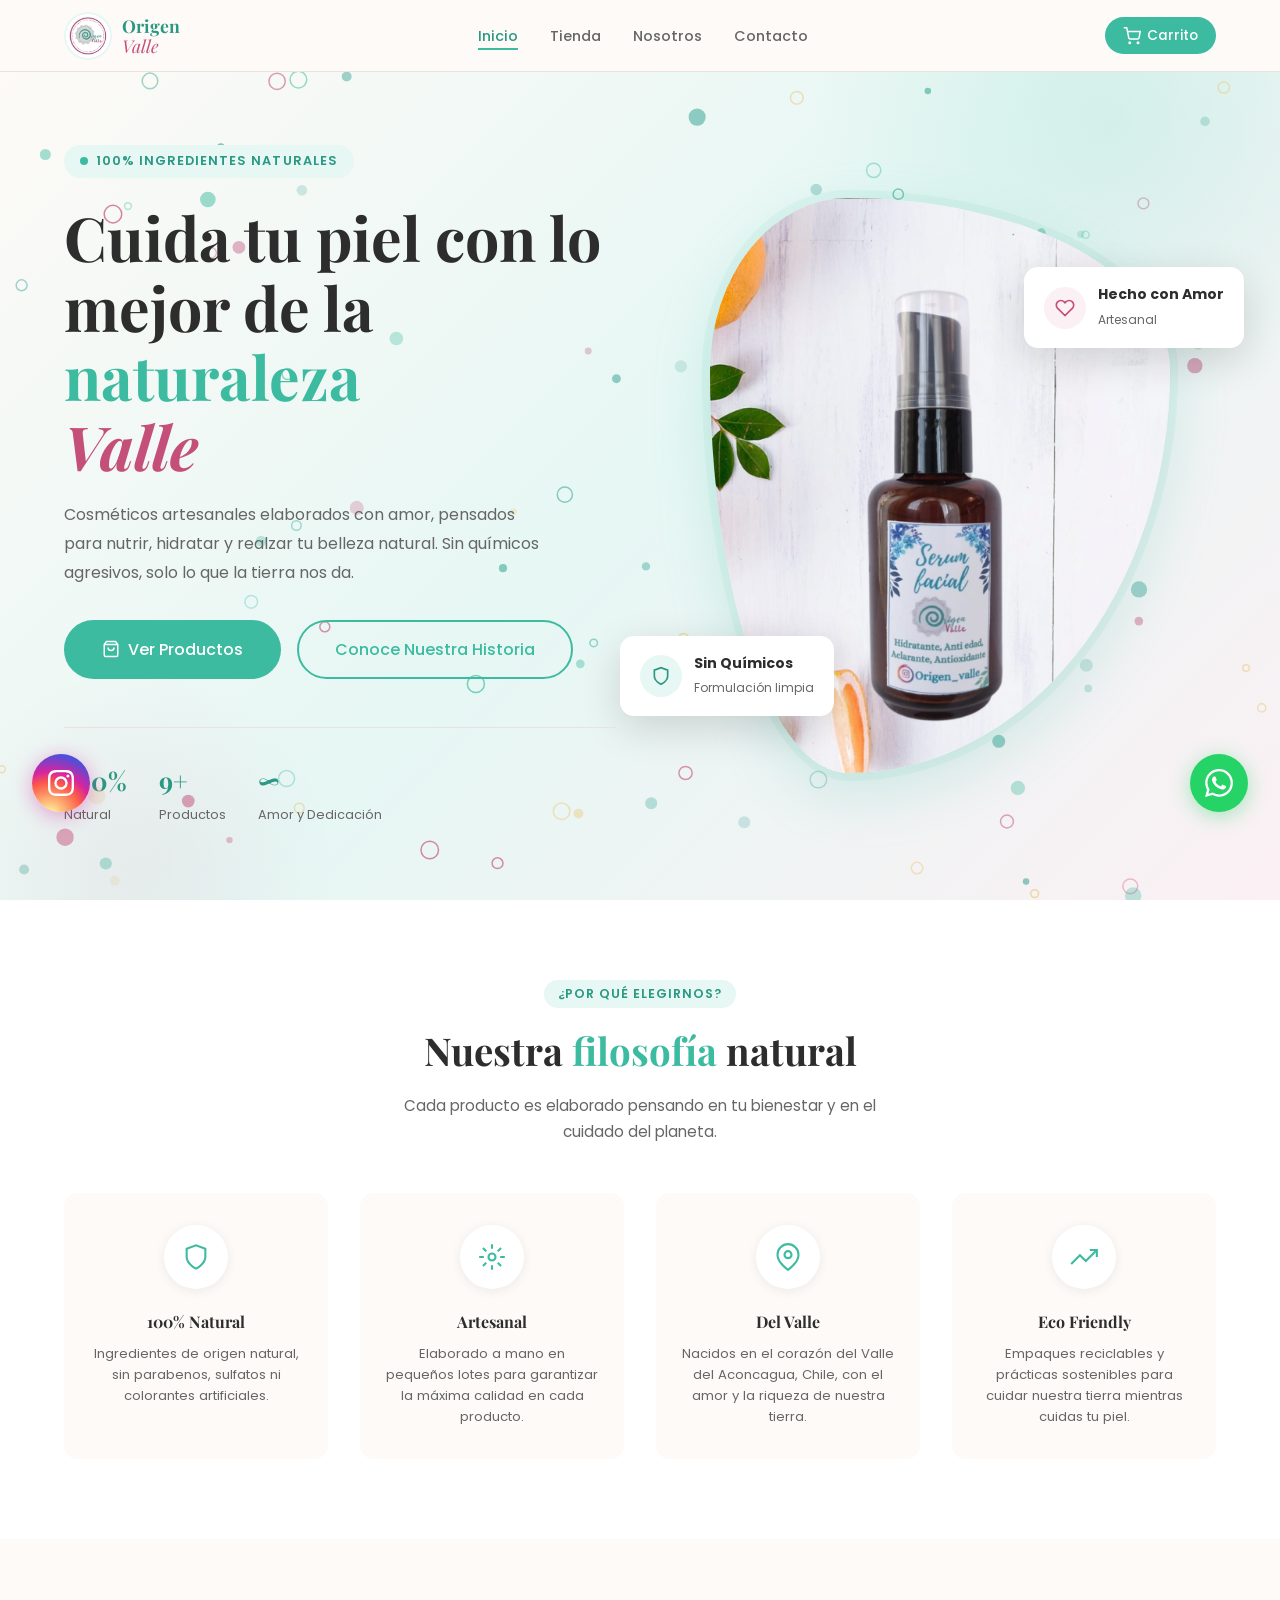
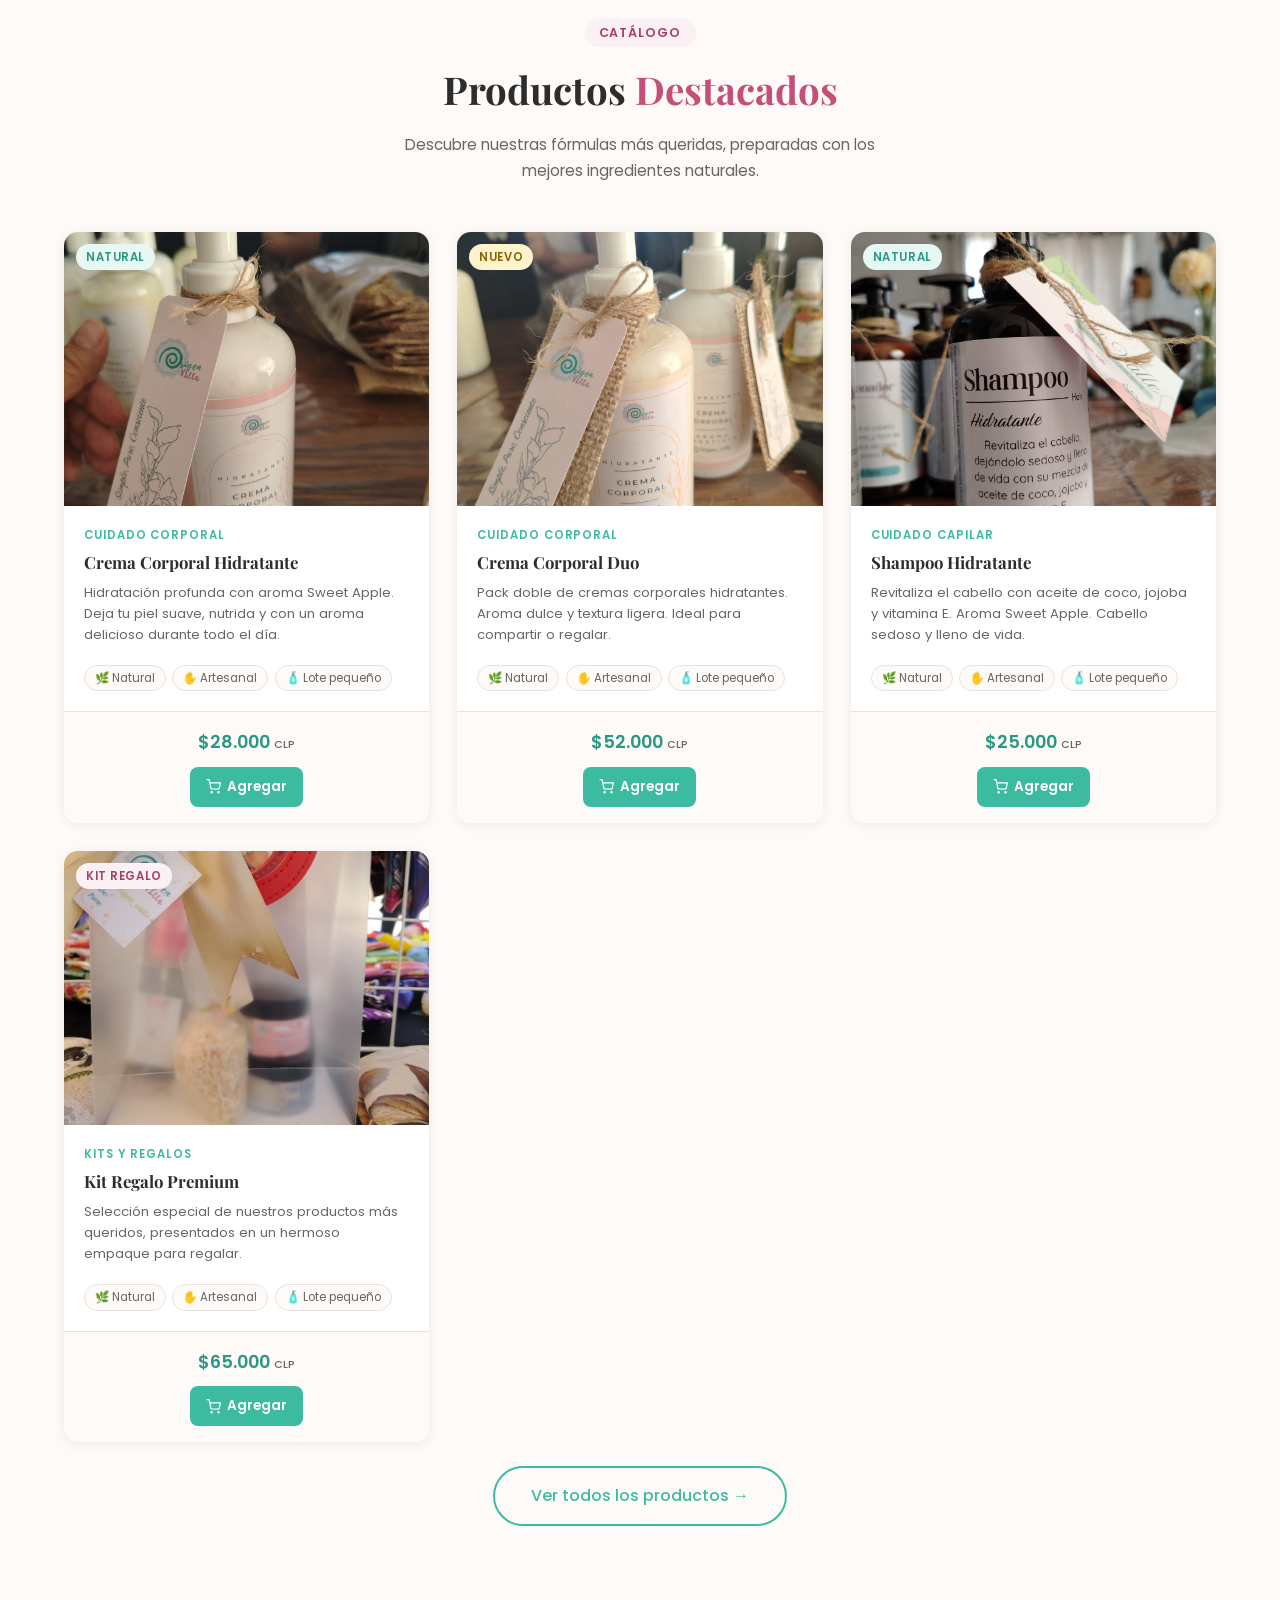
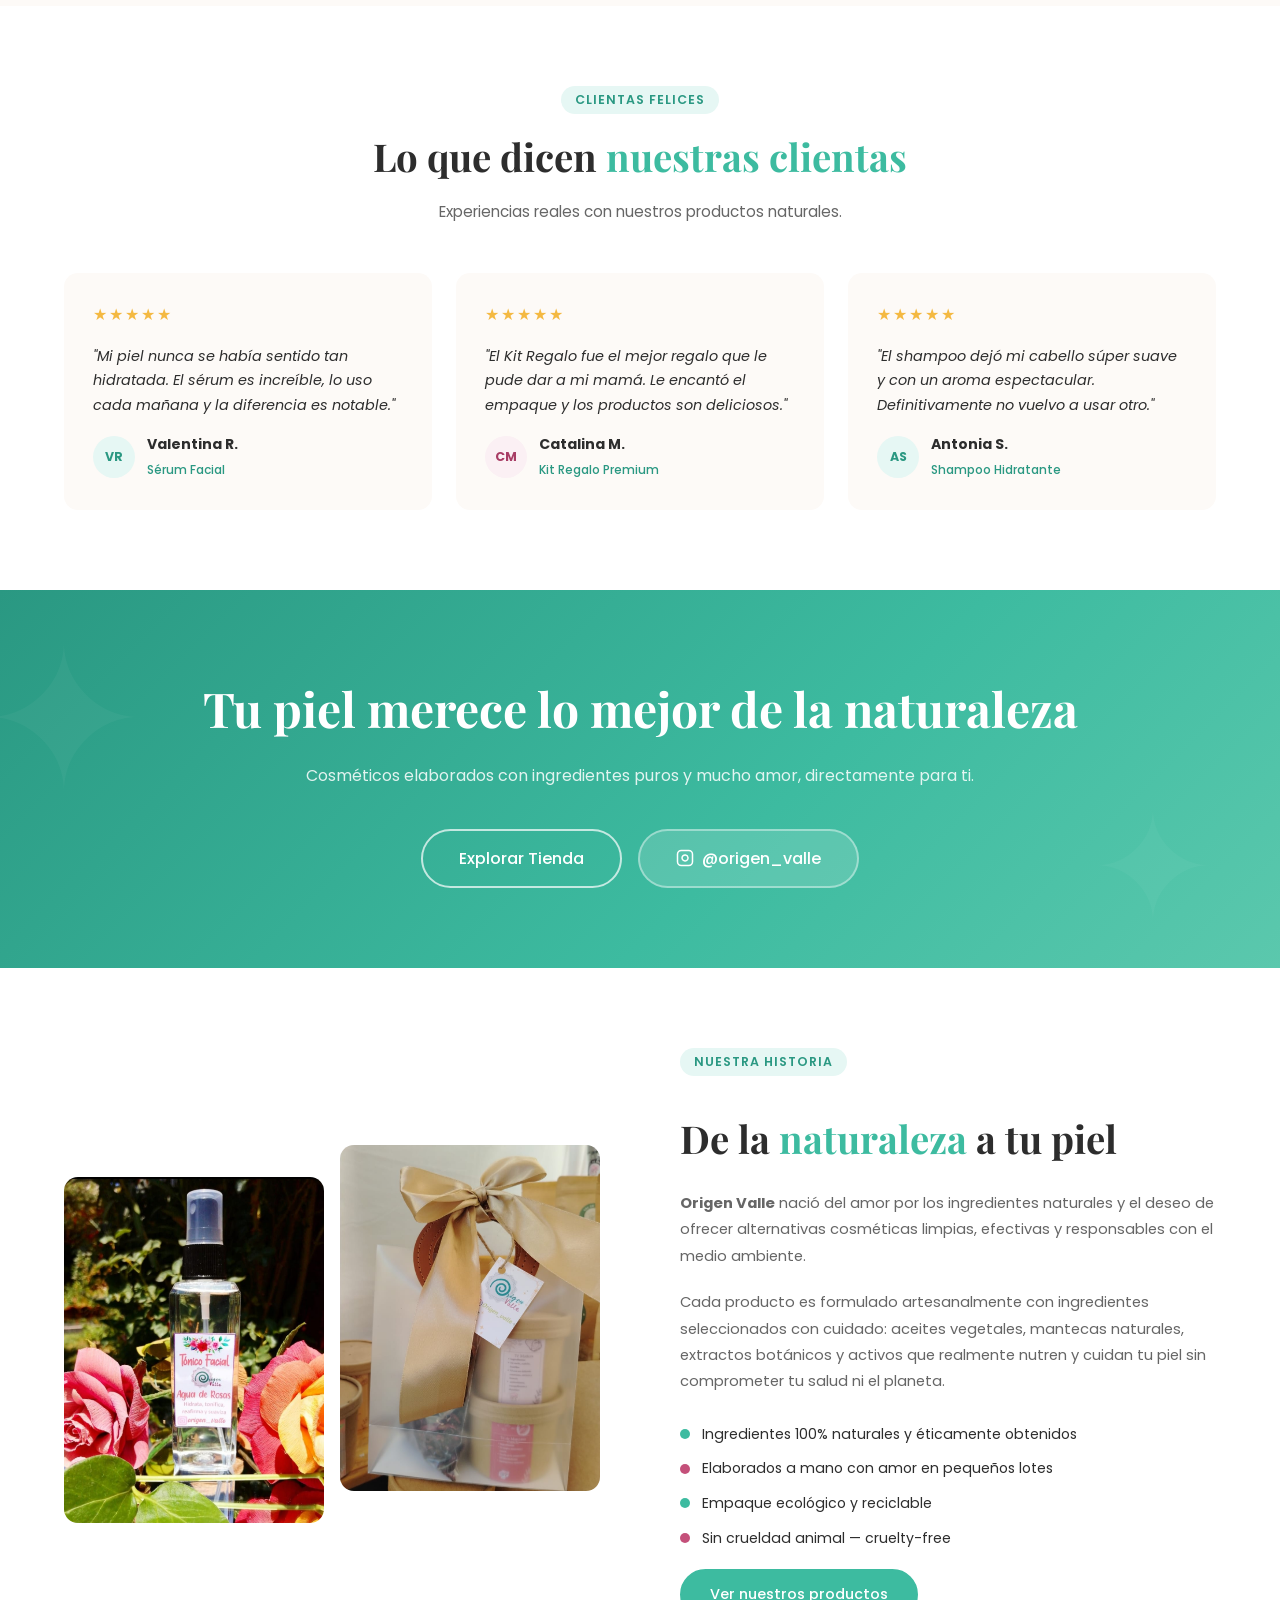
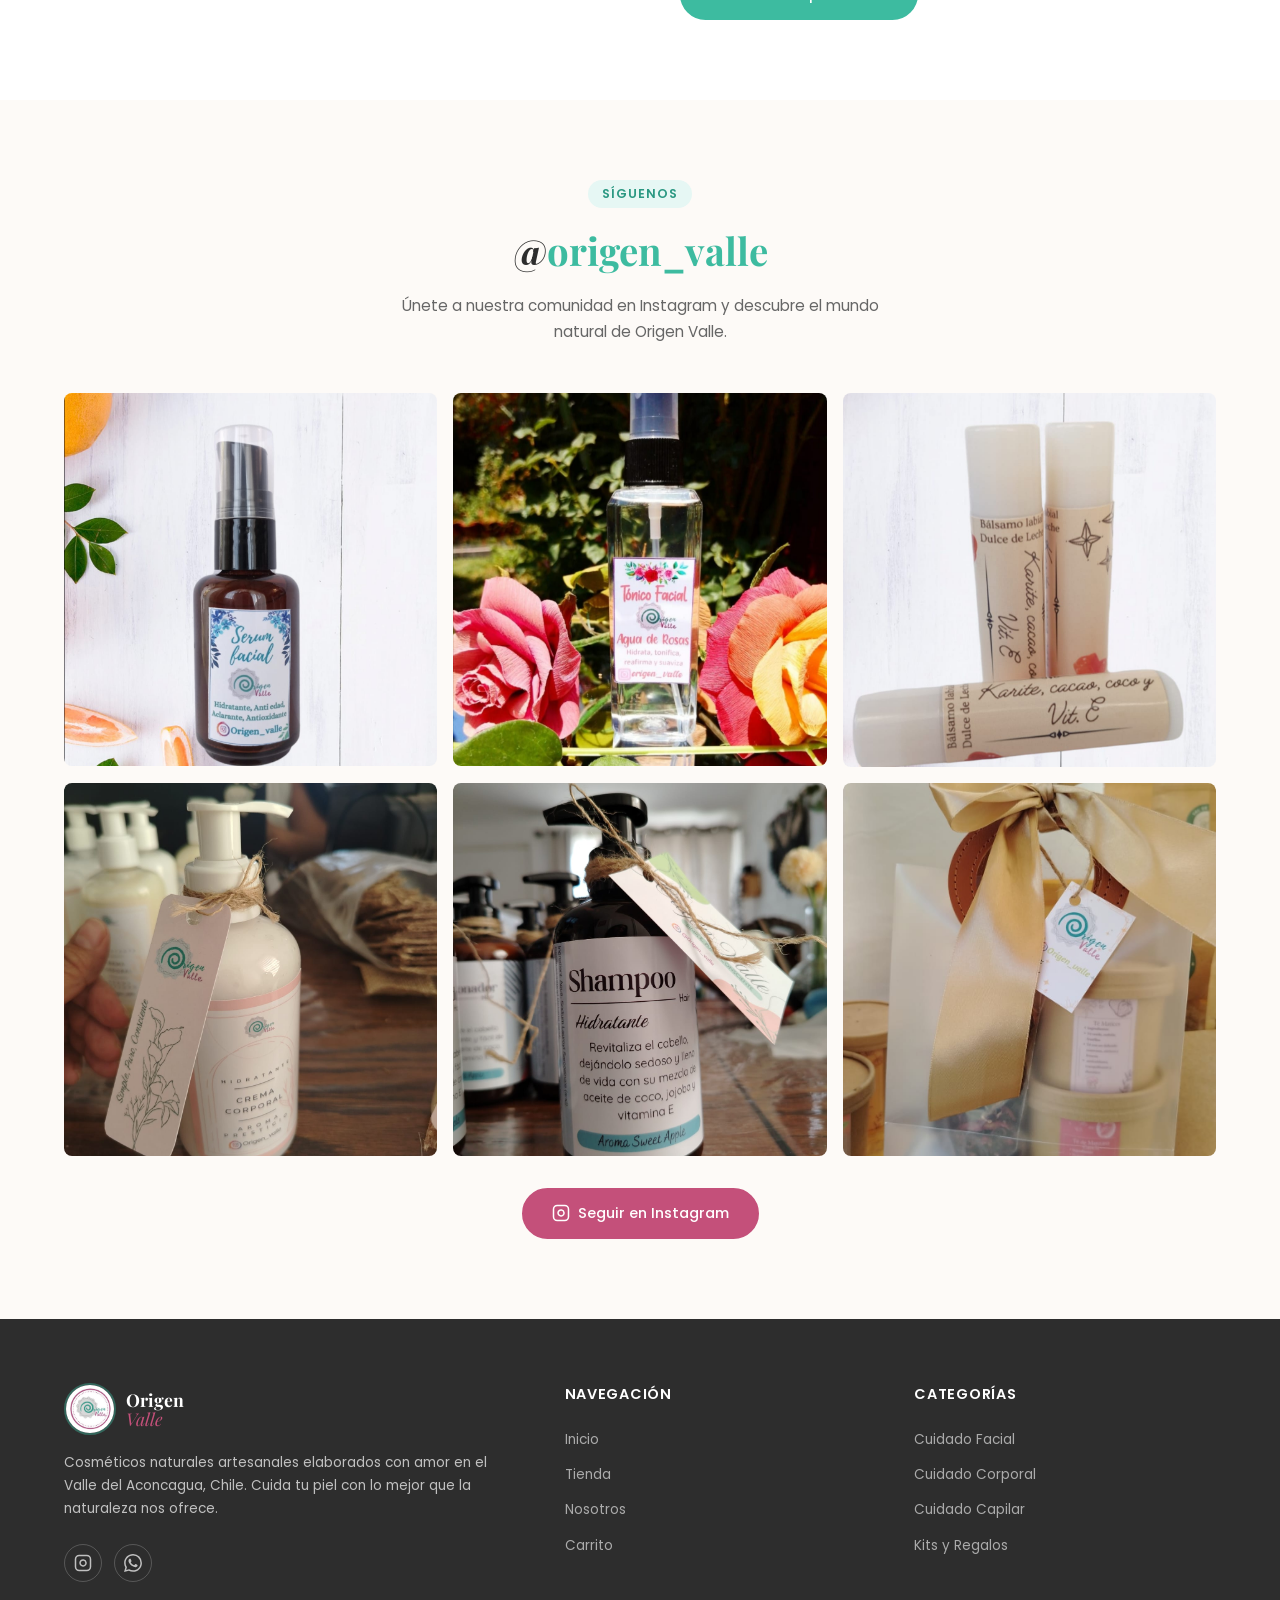
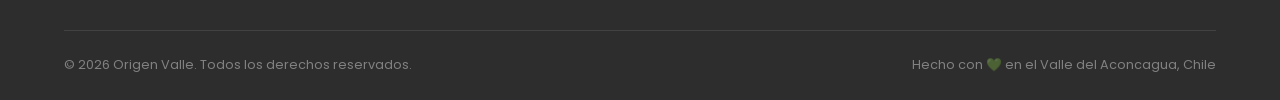
<file: index.html>
<!DOCTYPE html>
<html lang="es">

<head>
  <meta charset="UTF-8">
  <meta name="viewport" content="width=device-width, initial-scale=1.0">
  <meta name="description"
    content="Origen Valle — Cosméticos naturales artesanales. Cremas, shampoo, sérum y más, elaborados con ingredientes 100% naturales.">
  <title>Origen Valle — Cosmética Natural</title>
  <link rel="stylesheet" href="css/styles.css">
  <style>
    /* ---- HERO ---- */
    .hero {
      min-height: calc(100vh - var(--nav-height));
      background: linear-gradient(135deg, #FDFAF7 0%, #E6F7F4 50%, #FBF0F4 100%);
      padding: 4rem 0;
      position: relative;
      overflow: hidden;
      display: flex;
      align-items: center;
    }

    .hero-inner {
      display: grid;
      grid-template-columns: 1fr 1fr;
      align-items: center;
      gap: 3rem;
      width: 100%;
      position: relative;
      z-index: 1;
    }

    .hero::before {
      content: '';
      position: absolute;
      top: -30%;
      right: -10%;
      width: 600px;
      height: 600px;
      background: radial-gradient(circle, rgba(61, 187, 160, 0.12) 0%, transparent 70%);
      pointer-events: none;
    }

    .hero::after {
      content: '';
      position: absolute;
      bottom: -20%;
      left: -5%;
      width: 400px;
      height: 400px;
      background: radial-gradient(circle, rgba(196, 80, 122, 0.08) 0%, transparent 70%);
      pointer-events: none;
    }

    .hero-content {
      position: relative;
      z-index: 1;
      min-width: 0;
    }

    .hero-tag {
      display: inline-flex;
      align-items: center;
      gap: 8px;
      padding: 6px 16px;
      background: var(--primary-light);
      color: var(--primary-dark);
      border-radius: var(--radius-pill);
      font-size: 0.8rem;
      font-weight: 600;
      letter-spacing: 0.08em;
      text-transform: uppercase;
      margin-bottom: 1.5rem;
    }

    .hero-tag::before {
      content: '';
      width: 8px;
      height: 8px;
      border-radius: 50%;
      background: var(--primary);
    }

    .hero-title {
      font-family: 'Playfair Display', serif;
      font-size: clamp(2.4rem, 5vw, 3.8rem);
      line-height: 1.15;
      color: var(--dark);
      margin-bottom: 1.25rem;
    }

    .hero-title .teal {
      color: var(--primary);
    }

    .hero-title .italic {
      font-style: italic;
      color: var(--accent);
    }

    .hero-desc {
      font-size: 1rem;
      color: var(--medium);
      line-height: 1.8;
      max-width: 480px;
      margin-bottom: 2rem;
    }

    .hero-actions {
      display: flex;
      gap: 1rem;
      flex-wrap: wrap;
    }

    .hero-stats {
      display: flex;
      gap: 2rem;
      margin-top: 3rem;
      padding-top: 2rem;
      border-top: 1px solid var(--border);
    }

    .hero-stat strong {
      display: block;
      font-size: 1.6rem;
      font-weight: 700;
      color: var(--primary-dark);
      font-family: 'Playfair Display', serif;
    }

    .hero-stat span {
      font-size: 0.8rem;
      color: var(--medium);
    }

    #hero-canvas {
      position: absolute;
      inset: 0;
      width: 100% !important;
      height: 100% !important;
      pointer-events: none;
      z-index: 0;
    }

    .hero-visual {
      position: relative;
      display: flex;
      align-items: center;
      justify-content: center;
    }

    .hero-image-main {
      width: 100%;
      max-width: 460px;
      border-radius: 30% 70% 70% 30% / 30% 30% 70% 70%;
      overflow: hidden;
      aspect-ratio: 4/5;
      box-shadow: 0 20px 60px rgba(61, 187, 160, 0.2), 0 0 0 8px rgba(61, 187, 160, 0.08);
      animation: floatShape 6s ease-in-out infinite;
    }

    .hero-image-main img {
      width: 100%;
      height: 100%;
      object-fit: cover;
    }

    @keyframes floatShape {

      0%,
      100% {
        transform: translateY(0) rotate(0deg);
        border-radius: 30% 70% 70% 30% / 30% 30% 70% 70%;
      }

      50% {
        transform: translateY(-12px) rotate(1deg);
        border-radius: 70% 30% 30% 70% / 70% 70% 30% 30%;
      }
    }

    .hero-float-card {
      position: absolute;
      background: var(--white);
      border-radius: var(--radius);
      padding: 1rem 1.25rem;
      box-shadow: var(--shadow-lg);
      display: flex;
      align-items: center;
      gap: 0.75rem;
    }

    .hero-float-card.card-1 {
      bottom: 10%;
      left: -8%;
      animation: floatCard1 4s ease-in-out infinite;
    }

    .hero-float-card.card-2 {
      top: 12%;
      right: -5%;
      animation: floatCard2 5s ease-in-out infinite;
    }

    @keyframes floatCard1 {

      0%,
      100% {
        transform: translateY(0)
      }

      50% {
        transform: translateY(-8px)
      }
    }

    @keyframes floatCard2 {

      0%,
      100% {
        transform: translateY(0)
      }

      50% {
        transform: translateY(8px)
      }
    }

    .float-icon {
      width: 42px;
      height: 42px;
      border-radius: 50%;
      display: flex;
      align-items: center;
      justify-content: center;
      flex-shrink: 0;
    }

    .float-icon.teal {
      background: var(--primary-light);
    }

    .float-icon.pink {
      background: var(--accent-light);
    }

    .float-icon svg {
      width: 20px;
      height: 20px;
    }

    .float-icon.teal svg {
      color: var(--primary-dark);
    }

    .float-icon.pink svg {
      color: var(--accent);
    }

    .float-text strong {
      display: block;
      font-size: 0.88rem;
      color: var(--dark);
    }

    .float-text span {
      font-size: 0.75rem;
      color: var(--medium);
    }

    /* ---- BENEFICIOS ---- */
    .benefits {
      background: var(--white);
    }

    .benefits-grid {
      display: grid;
      grid-template-columns: repeat(4, 1fr);
      gap: 2rem;
    }

    .benefit-card {
      text-align: center;
      padding: 2rem 1.5rem;
      border-radius: var(--radius);
      background: var(--cream);
      transition: var(--transition);
    }

    .benefit-card:hover {
      background: var(--primary-light);
      transform: translateY(-4px);
    }

    .benefit-icon {
      width: 64px;
      height: 64px;
      border-radius: 50%;
      background: var(--white);
      display: flex;
      align-items: center;
      justify-content: center;
      margin: 0 auto 1.25rem;
      box-shadow: var(--shadow-sm);
    }

    .benefit-icon svg {
      width: 28px;
      height: 28px;
      color: var(--primary);
    }

    .benefit-card h3 {
      font-family: 'Playfair Display', serif;
      font-size: 1rem;
      margin-bottom: 0.5rem;
    }

    .benefit-card p {
      font-size: 0.82rem;
      color: var(--medium);
      line-height: 1.6;
    }

    /* ---- DESTACADOS ---- */
    .featured {
      background: var(--cream);
    }

    /* ---- BANNER CTA ---- */
    .banner-cta {
      background: linear-gradient(135deg, var(--primary-dark) 0%, var(--primary) 60%, #5BC8AD 100%);
      padding: 5rem 0;
      text-align: center;
      position: relative;
      overflow: hidden;
    }

    .banner-cta::before {
      content: '✦';
      position: absolute;
      font-size: 200px;
      color: rgba(255, 255, 255, 0.04);
      top: -30px;
      left: -20px;
    }

    .banner-cta::after {
      content: '✦';
      position: absolute;
      font-size: 150px;
      color: rgba(255, 255, 255, 0.04);
      bottom: -20px;
      right: 5%;
    }

    .banner-cta h2 {
      font-family: 'Playfair Display', serif;
      font-size: clamp(1.8rem, 4vw, 3rem);
      color: var(--white);
      margin-bottom: 1rem;
    }

    .banner-cta p {
      color: rgba(255, 255, 255, 0.85);
      font-size: 1rem;
      margin-bottom: 2.5rem;
    }

    .banner-actions {
      display: flex;
      gap: 1rem;
      justify-content: center;
      flex-wrap: wrap;
    }

    /* ---- NOSOTROS ---- */
    .about {
      background: var(--white);
    }

    .about-grid {
      display: grid;
      grid-template-columns: 1fr 1fr;
      gap: 5rem;
      align-items: center;
    }

    .about-images {
      display: grid;
      grid-template-columns: 1fr 1fr;
      gap: 1rem;
    }

    .about-img {
      border-radius: var(--radius);
      overflow: hidden;
      aspect-ratio: 3/4;
    }

    .about-img:first-child {
      margin-top: 2rem;
    }

    .about-img img {
      width: 100%;
      height: 100%;
      object-fit: cover;
    }

    .about-content {
      display: flex;
      flex-direction: column;
      gap: 1.25rem;
    }

    .about-content p {
      font-size: 0.92rem;
      color: var(--medium);
      line-height: 1.8;
    }

    .values-list {
      display: flex;
      flex-direction: column;
      gap: 0.75rem;
      margin-top: 0.5rem;
    }

    .value-item {
      display: flex;
      align-items: center;
      gap: 0.75rem;
      font-size: 0.88rem;
      color: var(--dark);
    }

    .value-dot {
      width: 10px;
      height: 10px;
      border-radius: 50%;
      background: var(--primary);
      flex-shrink: 0;
    }

    .value-dot.pink {
      background: var(--accent);
    }

    /* ---- INSTAGRAM ---- */
    .instagram {
      background: var(--cream);
    }

    .instagram-grid {
      display: grid;
      grid-template-columns: repeat(3, 1fr);
      gap: 1rem;
    }

    .insta-item {
      border-radius: var(--radius-sm);
      overflow: hidden;
      aspect-ratio: 1;
      position: relative;
      cursor: pointer;
    }

    .insta-item img {
      width: 100%;
      height: 100%;
      object-fit: cover;
      transition: transform 0.4s ease;
    }

    .insta-item:hover img {
      transform: scale(1.08);
    }

    .insta-overlay {
      position: absolute;
      inset: 0;
      background: rgba(61, 187, 160, 0.7);
      display: flex;
      align-items: center;
      justify-content: center;
      opacity: 0;
      transition: var(--transition);
    }

    .insta-item:hover .insta-overlay {
      opacity: 1;
    }

    .insta-overlay svg {
      width: 32px;
      height: 32px;
      color: white;
    }

    .instagram-cta {
      text-align: center;
      margin-top: 2rem;
    }

    /* RESPONSIVE */
    @media (max-width: 900px) {
      .hero-inner { grid-template-columns: 1fr; text-align: center; }
      .hero { padding: 3rem 0; min-height: auto; }
      .hero-desc { margin: 0 auto 2rem; }
      .hero-actions { justify-content: center; flex-wrap: wrap; }
      .hero-stats { justify-content: center; }
      .hero-visual { order: -1; }
      .hero-image-main { max-width: 280px; margin: 0 auto; }
      .hero-float-card { display: none; }
      .benefits-grid { grid-template-columns: repeat(2, 1fr); gap: 1rem; }
      .about-grid { grid-template-columns: 1fr; gap: 2rem; }
      .about-images { display: flex; gap: 1rem; max-height: 280px; }
      .about-img { flex: 1; aspect-ratio: 1; }
      .about-img:first-child { margin-top: 0; }
      .instagram-grid { grid-template-columns: repeat(3, 1fr); }
      .banner-cta { padding: 3rem 0; }
      .banner-actions { flex-direction: column; align-items: center; gap: 0.75rem; }
    }

    @media (max-width: 600px) {
      .hero { padding: 2rem 0; }
      .hero-inner { gap: 2rem; }
      .hero-image-main { max-width: 220px; }
      .hero-title { font-size: 2rem; }
      .hero-desc { font-size: 0.9rem; }
      .hero-stats { gap: 1rem; flex-wrap: wrap; }
      .hero-stat strong { font-size: 1.3rem; }
      .btn-lg { padding: 12px 24px; font-size: 0.9rem; }
      .benefits-grid { gap: 0.75rem; }
      .benefit-card { padding: 1.25rem 1rem; }
      .benefit-icon { width: 48px; height: 48px; margin-bottom: 0.75rem; }
      .instagram-grid { gap: 0.4rem; }
      .banner-cta { padding: 2.5rem 0; }
      .about-images { max-height: 200px; }
    }

    @media (max-width: 400px) {
      .hero-image-main { max-width: 180px; }
      .benefits-grid { grid-template-columns: 1fr; }
      .benefit-card { display: flex; align-items: center; gap: 1rem; padding: 1rem; text-align: left; }
      .benefit-icon { margin: 0; flex-shrink: 0; }
      .instagram-grid { grid-template-columns: repeat(2, 1fr); }
    }
  </style>
</head>

<body data-page="home">

  <!-- NAVBAR -->
  <nav class="navbar">
    <div class="container">
      <a href="index.html" class="nav-logo">
        <img src="logo/WhatsApp%20Image%202026-04-01%20at%2014.21.56.jpeg" alt="Origen Valle Logo">
        <div class="nav-logo-text">
          <span>Origen</span>
          <span>Valle</span>
        </div>
      </a>
      <ul class="nav-links">
        <li><a href="index.html" class="active">Inicio</a></li>
        <li><a href="tienda.html">Tienda</a></li>
        <li><a href="index.html#nosotros">Nosotros</a></li>
        <li><a href="index.html#contacto">Contacto</a></li>
      </ul>
      <div class="nav-actions">
        <a href="carrito.html" class="cart-btn">
          <svg viewBox="0 0 24 24" fill="none" stroke="currentColor" stroke-width="2">
            <circle cx="9" cy="21" r="1" />
            <circle cx="20" cy="21" r="1" />
            <path d="M1 1h4l2.68 13.39a2 2 0 001.98 1.61h9.72a2 2 0 001.98-1.61L23 6H6" />
          </svg>
          Carrito
          <span class="cart-badge">0</span>
        </a>
        <button class="menu-toggle" aria-label="Menú">
          <span></span><span></span><span></span>
        </button>
      </div>
    </div>
  </nav>

  <!-- HERO -->
  <section class="hero">
    <canvas id="hero-canvas"></canvas>
    <div class="container">
      <div class="hero-inner">
        <div class="hero-content">
          <div class="hero-tag">100% Ingredientes Naturales</div>
          <h1 class="hero-title">
            Cuida tu piel con lo<br>
            mejor de la <span class="teal">naturaleza</span><br>
            <span class="italic">Valle</span>
          </h1>
          <p class="hero-desc">
            Cosméticos artesanales elaborados con amor, pensados para nutrir, hidratar y realzar
            tu belleza natural. Sin químicos agresivos, solo lo que la tierra nos da.
          </p>
          <div class="hero-actions">
            <a href="#destacados" class="btn btn-primary btn-lg">
              <svg viewBox="0 0 24 24" fill="none" stroke="currentColor" stroke-width="2" width="18" height="18">
                <path d="M6 2L3 6v14a2 2 0 002 2h14a2 2 0 002-2V6l-3-4z" />
                <line x1="3" y1="6" x2="21" y2="6" />
                <path d="M16 10a4 4 0 01-8 0" />
              </svg>
              Ver Productos
            </a>
            <a href="#nosotros" class="btn btn-outline btn-lg">Conoce Nuestra Historia</a>
          </div>
          <div class="hero-stats">
            <div class="hero-stat">
              <strong>100%</strong>
              <span>Natural</span>
            </div>
            <div class="hero-stat">
              <strong>9+</strong>
              <span>Productos</span>
            </div>
            <div class="hero-stat">
              <strong>∞</strong>
              <span>Amor y Dedicación</span>
            </div>
          </div>
        </div>

        <div class="hero-visual">
          <div class="hero-image-main">
            <img src="productos/WhatsApp%20Image%202026-04-01%20at%2014.20.57.jpeg" alt="Sérum Facial Origen Valle">
          </div>
          <div class="hero-float-card card-1">
            <div class="float-icon teal">
              <svg viewBox="0 0 24 24" fill="none" stroke="currentColor" stroke-width="2">
                <path d="M12 22s8-4 8-10V5l-8-3-8 3v7c0 6 8 10 8 10z" />
              </svg>
            </div>
            <div class="float-text">
              <strong>Sin Químicos</strong>
              <span>Formulación limpia</span>
            </div>
          </div>
          <div class="hero-float-card card-2">
            <div class="float-icon pink">
              <svg viewBox="0 0 24 24" fill="none" stroke="currentColor" stroke-width="2">
                <path
                  d="M20.84 4.61a5.5 5.5 0 00-7.78 0L12 5.67l-1.06-1.06a5.5 5.5 0 00-7.78 7.78l1.06 1.06L12 21.23l7.78-7.78 1.06-1.06a5.5 5.5 0 000-7.78z" />
              </svg>
            </div>
            <div class="float-text">
              <strong>Hecho con Amor</strong>
              <span>Artesanal</span>
            </div>
          </div>
        </div>
      </div><!-- /hero-inner -->
    </div>
  </section>

  <!-- BENEFICIOS -->
  <section class="section benefits">
    <div class="container">
      <div class="section-header">
        <span class="section-tag">¿Por qué elegirnos?</span>
        <h2 class="section-title">Nuestra <span>filosofía</span> natural</h2>
        <p class="section-subtitle">Cada producto es elaborado pensando en tu bienestar y en el cuidado del planeta.</p>
      </div>
      <div class="benefits-grid">
        <div class="benefit-card">
          <div class="benefit-icon">
            <svg viewBox="0 0 24 24" fill="none" stroke="currentColor" stroke-width="1.8">
              <path d="M12 22s8-4 8-10V5l-8-3-8 3v7c0 6 8 10 8 10z" />
            </svg>
          </div>
          <h3>100% Natural</h3>
          <p>Ingredientes de origen natural, sin parabenos, sulfatos ni colorantes artificiales.</p>
        </div>
        <div class="benefit-card">
          <div class="benefit-icon">
            <svg viewBox="0 0 24 24" fill="none" stroke="currentColor" stroke-width="1.8">
              <circle cx="12" cy="12" r="3" />
              <path
                d="M12 1v4M12 19v4M4.22 4.22l2.83 2.83M16.95 16.95l2.83 2.83M1 12h4M19 12h4M4.22 19.78l2.83-2.83M16.95 7.05l2.83-2.83" />
            </svg>
          </div>
          <h3>Artesanal</h3>
          <p>Elaborado a mano en pequeños lotes para garantizar la máxima calidad en cada producto.</p>
        </div>
        <div class="benefit-card">
          <div class="benefit-icon">
            <svg viewBox="0 0 24 24" fill="none" stroke="currentColor" stroke-width="1.8">
              <path d="M21 10c0 7-9 13-9 13s-9-6-9-13a9 9 0 0118 0z" />
              <circle cx="12" cy="10" r="3" />
            </svg>
          </div>
          <h3>Del Valle</h3>
          <p>Nacidos en el corazón del Valle del Aconcagua, Chile, con el amor y la riqueza de nuestra tierra.</p>
        </div>
        <div class="benefit-card">
          <div class="benefit-icon">
            <svg viewBox="0 0 24 24" fill="none" stroke="currentColor" stroke-width="1.8">
              <polyline points="23 6 13.5 15.5 8.5 10.5 1 18" />
              <polyline points="17 6 23 6 23 12" />
            </svg>
          </div>
          <h3>Eco Friendly</h3>
          <p>Empaques reciclables y prácticas sostenibles para cuidar nuestra tierra mientras cuidas tu piel.</p>
        </div>
      </div>
    </div>
  </section>

  <!-- PRODUCTOS DESTACADOS -->
  <section class="section featured" id="destacados">
    <div class="container">
      <div class="section-header">
        <span class="section-tag accent">Catálogo</span>
        <h2 class="section-title">Productos <span class="accent">Destacados</span></h2>
        <p class="section-subtitle">Descubre nuestras fórmulas más queridas, preparadas con los mejores ingredientes
          naturales.</p>
      </div>
      <div class="products-grid" id="featured-grid">
        <!-- Renderizado por JS -->
      </div>
      <div class="text-center mt-3">
        <a href="tienda.html" class="btn btn-outline btn-lg">Ver todos los productos →</a>
      </div>
    </div>
  </section>

  <!-- TESTIMONIOS -->
  <section class="section testimonios">
    <div class="container">
      <div class="section-header">
        <span class="section-tag">Clientas felices</span>
        <h2 class="section-title">Lo que dicen <span>nuestras clientas</span></h2>
        <p class="section-subtitle">Experiencias reales con nuestros productos naturales.</p>
      </div>
      <div class="testimonios-grid">
        <div class="testimonio-card">
          <div class="testimonio-stars" aria-label="5 de 5 estrellas" role="img">★★★★★</div>
          <p class="testimonio-text">"Mi piel nunca se había sentido tan hidratada. El sérum es increíble, lo uso cada mañana y la diferencia es notable."</p>
          <div class="testimonio-author">
            <div class="testimonio-avatar testimonio-avatar--primary">VR</div>
            <div>
              <strong>Valentina R.</strong>
              <span>Sérum Facial</span>
            </div>
          </div>
        </div>
        <div class="testimonio-card">
          <div class="testimonio-stars" aria-label="5 de 5 estrellas" role="img">★★★★★</div>
          <p class="testimonio-text">"El Kit Regalo fue el mejor regalo que le pude dar a mi mamá. Le encantó el empaque y los productos son deliciosos."</p>
          <div class="testimonio-author">
            <div class="testimonio-avatar testimonio-avatar--accent">CM</div>
            <div>
              <strong>Catalina M.</strong>
              <span>Kit Regalo Premium</span>
            </div>
          </div>
        </div>
        <div class="testimonio-card">
          <div class="testimonio-stars" aria-label="5 de 5 estrellas" role="img">★★★★★</div>
          <p class="testimonio-text">"El shampoo dejó mi cabello súper suave y con un aroma espectacular. Definitivamente no vuelvo a usar otro."</p>
          <div class="testimonio-author">
            <div class="testimonio-avatar testimonio-avatar--primary">AS</div>
            <div>
              <strong>Antonia S.</strong>
              <span>Shampoo Hidratante</span>
            </div>
          </div>
        </div>
      </div>
    </div>
  </section>

  <!-- BANNER CTA -->
  <section class="banner-cta">
    <div class="container">
      <h2>Tu piel merece lo mejor de la naturaleza</h2>
      <p>Cosméticos elaborados con ingredientes puros y mucho amor, directamente para ti.</p>
      <div class="banner-actions">
        <a href="tienda.html" class="btn btn-outline-white btn-lg">Explorar Tienda</a>
        <a href="https://instagram.com/origen_valle" target="_blank" class="btn btn-lg"
          style="background:rgba(255,255,255,0.15); color:white; border:2px solid rgba(255,255,255,0.4);">
          <svg viewBox="0 0 24 24" fill="none" stroke="currentColor" stroke-width="2" width="18" height="18">
            <rect x="2" y="2" width="20" height="20" rx="5" ry="5" />
            <path d="M16 11.37A4 4 0 1112.63 8 4 4 0 0116 11.37z" />
            <line x1="17.5" y1="6.5" x2="17.51" y2="6.5" />
          </svg>
          @origen_valle
        </a>
      </div>
    </div>
  </section>

  <!-- NOSOTROS -->
  <section class="section about" id="nosotros">
    <div class="container">
      <div class="about-grid">
        <div class="about-images">
          <div class="about-img">
            <img src="productos/WhatsApp%20Image%202026-04-01%20at%2014.20.56.jpeg" alt="Tónico Facial">
          </div>
          <div class="about-img">
            <img src="productos/WhatsApp%20Image%202026-04-01%20at%2011.14.33.jpeg" alt="Kit Regalo">
          </div>
        </div>
        <div class="about-content">
          <div>
            <span class="section-tag">Nuestra Historia</span>
          </div>
          <h2 class="section-title" style="text-align:left; margin-bottom:0">
            De la <span>naturaleza</span> a tu piel
          </h2>
          <p>
            <strong>Origen Valle</strong> nació del amor por los ingredientes naturales y el deseo de ofrecer
            alternativas cosméticas limpias, efectivas y responsables con el medio ambiente.
          </p>
          <p>
            Cada producto es formulado artesanalmente con ingredientes seleccionados con cuidado:
            aceites vegetales, mantecas naturales, extractos botánicos y activos que realmente nutren y
            cuidan tu piel sin comprometer tu salud ni el planeta.
          </p>
          <div class="values-list">
            <div class="value-item">
              <div class="value-dot"></div>
              Ingredientes 100% naturales y éticamente obtenidos
            </div>
            <div class="value-item">
              <div class="value-dot pink"></div>
              Elaborados a mano con amor en pequeños lotes
            </div>
            <div class="value-item">
              <div class="value-dot"></div>
              Empaque ecológico y reciclable
            </div>
            <div class="value-item">
              <div class="value-dot pink"></div>
              Sin crueldad animal — cruelty-free
            </div>
          </div>
          <div>
            <a href="tienda.html" class="btn btn-primary">Ver nuestros productos</a>
          </div>
        </div>
      </div>
    </div>
  </section>

  <!-- GALERÍA INSTAGRAM -->
  <section class="section instagram" id="contacto">
    <div class="container">
      <div class="section-header">
        <span class="section-tag">Síguenos</span>
        <h2 class="section-title">@<span>origen_valle</span></h2>
        <p class="section-subtitle">Únete a nuestra comunidad en Instagram y descubre el mundo natural de Origen Valle.
        </p>
      </div>
      <div class="instagram-grid">
        <div class="insta-item">
          <img src="productos/WhatsApp%20Image%202026-04-01%20at%2014.20.57.jpeg" alt="Instagram 1">
          <div class="insta-overlay">
            <svg viewBox="0 0 24 24" fill="none" stroke="currentColor" stroke-width="2">
              <rect x="2" y="2" width="20" height="20" rx="5" />
              <path d="M16 11.37A4 4 0 1112.63 8 4 4 0 0116 11.37z" />
              <line x1="17.5" y1="6.5" x2="17.51" y2="6.5" />
            </svg>
          </div>
        </div>
        <div class="insta-item">
          <img src="productos/WhatsApp%20Image%202026-04-01%20at%2014.20.56.jpeg" alt="Instagram 2">
          <div class="insta-overlay">
            <svg viewBox="0 0 24 24" fill="none" stroke="currentColor" stroke-width="2">
              <rect x="2" y="2" width="20" height="20" rx="5" />
              <path d="M16 11.37A4 4 0 1112.63 8 4 4 0 0116 11.37z" />
              <line x1="17.5" y1="6.5" x2="17.51" y2="6.5" />
            </svg>
          </div>
        </div>
        <div class="insta-item">
          <img src="productos/WhatsApp%20Image%202026-04-01%20at%2014.20.56%20%282%29.jpeg" alt="Instagram 3">
          <div class="insta-overlay">
            <svg viewBox="0 0 24 24" fill="none" stroke="currentColor" stroke-width="2">
              <rect x="2" y="2" width="20" height="20" rx="5" />
              <path d="M16 11.37A4 4 0 1112.63 8 4 4 0 0116 11.37z" />
              <line x1="17.5" y1="6.5" x2="17.51" y2="6.5" />
            </svg>
          </div>
        </div>
        <div class="insta-item">
          <img src="productos/WhatsApp%20Image%202026-04-01%20at%2011.13.07.jpeg" alt="Instagram 4">
          <div class="insta-overlay">
            <svg viewBox="0 0 24 24" fill="none" stroke="currentColor" stroke-width="2">
              <rect x="2" y="2" width="20" height="20" rx="5" />
              <path d="M16 11.37A4 4 0 1112.63 8 4 4 0 0116 11.37z" />
              <line x1="17.5" y1="6.5" x2="17.51" y2="6.5" />
            </svg>
          </div>
        </div>
        <div class="insta-item">
          <img src="productos/WhatsApp%20Image%202026-04-01%20at%2011.14.01.jpeg" alt="Instagram 5">
          <div class="insta-overlay">
            <svg viewBox="0 0 24 24" fill="none" stroke="currentColor" stroke-width="2">
              <rect x="2" y="2" width="20" height="20" rx="5" />
              <path d="M16 11.37A4 4 0 1112.63 8 4 4 0 0116 11.37z" />
              <line x1="17.5" y1="6.5" x2="17.51" y2="6.5" />
            </svg>
          </div>
        </div>
        <div class="insta-item">
          <img src="productos/WhatsApp%20Image%202026-04-01%20at%2011.14.33.jpeg" alt="Instagram 6">
          <div class="insta-overlay">
            <svg viewBox="0 0 24 24" fill="none" stroke="currentColor" stroke-width="2">
              <rect x="2" y="2" width="20" height="20" rx="5" />
              <path d="M16 11.37A4 4 0 1112.63 8 4 4 0 0116 11.37z" />
              <line x1="17.5" y1="6.5" x2="17.51" y2="6.5" />
            </svg>
          </div>
        </div>
      </div>
      <div class="instagram-cta">
        <a href="https://instagram.com/origen_valle" target="_blank" class="btn btn-accent">
          <svg viewBox="0 0 24 24" fill="none" stroke="currentColor" stroke-width="2" width="18" height="18">
            <rect x="2" y="2" width="20" height="20" rx="5" ry="5" />
            <path d="M16 11.37A4 4 0 1112.63 8 4 4 0 0116 11.37z" />
            <line x1="17.5" y1="6.5" x2="17.51" y2="6.5" />
          </svg>
          Seguir en Instagram
        </a>
      </div>
    </div>
  </section>

  <!-- FOOTER -->
  <footer class="footer">
    <div class="container">
      <div class="footer-grid">
        <div class="footer-brand">
          <div class="footer-logo">
            <img src="logo/WhatsApp%20Image%202026-04-01%20at%2014.21.56.jpeg" alt="Origen Valle">
            <div class="footer-logo-text">
              <span>Origen</span>
              <span>Valle</span>
            </div>
          </div>
          <p class="footer-tagline">
            Cosméticos naturales artesanales elaborados con amor en el Valle del Aconcagua, Chile.
            Cuida tu piel con lo mejor que la naturaleza nos ofrece.
          </p>
          <div class="footer-social">
            <a href="https://instagram.com/origen_valle" target="_blank" title="Instagram">
              <svg viewBox="0 0 24 24" fill="none" stroke="currentColor" stroke-width="2" width="18" height="18">
                <rect x="2" y="2" width="20" height="20" rx="5" />
                <path d="M16 11.37A4 4 0 1112.63 8 4 4 0 0116 11.37z" />
                <line x1="17.5" y1="6.5" x2="17.51" y2="6.5" />
              </svg>
            </a>
            <a href="https://wa.me/56982233777" target="_blank" title="WhatsApp">
              <svg viewBox="0 0 24 24" fill="currentColor" width="18" height="18">
                <path
                  d="M17.472 14.382c-.297-.149-1.758-.867-2.03-.967-.273-.099-.471-.148-.67.15-.197.297-.767.966-.94 1.164-.173.199-.347.223-.644.075-.297-.15-1.255-.463-2.39-1.475-.883-.788-1.48-1.761-1.653-2.059-.173-.297-.018-.458.13-.606.134-.133.298-.347.446-.52.149-.174.198-.298.298-.497.099-.198.05-.371-.025-.52-.075-.149-.669-1.612-.916-2.207-.242-.579-.487-.5-.669-.51-.173-.008-.371-.01-.57-.01-.198 0-.52.074-.792.372-.272.297-1.04 1.016-1.04 2.479 0 1.462 1.065 2.875 1.213 3.074.149.198 2.096 3.2 5.077 4.487.709.306 1.262.489 1.694.625.712.227 1.36.195 1.871.118.571-.085 1.758-.719 2.006-1.413.248-.694.248-1.289.173-1.413-.074-.124-.272-.198-.57-.347m-5.421 7.403h-.004a9.87 9.87 0 01-5.031-1.378l-.361-.214-3.741.982.998-3.648-.235-.374a9.86 9.86 0 01-1.51-5.26c.001-5.45 4.436-9.884 9.888-9.884 2.64 0 5.122 1.03 6.988 2.898a9.825 9.825 0 012.893 6.994c-.003 5.45-4.437 9.884-9.885 9.884m8.413-18.297A11.815 11.815 0 0012.05 0C5.495 0 .16 5.335.157 11.892c0 2.096.547 4.142 1.588 5.945L.057 24l6.305-1.654a11.882 11.882 0 005.683 1.448h.005c6.554 0 11.89-5.335 11.893-11.893a11.821 11.821 0 00-3.48-8.413Z" />
              </svg>
            </a>
          </div>
        </div>
        <div class="footer-col">
          <h4>Navegación</h4>
          <ul>
            <li><a href="index.html">Inicio</a></li>
            <li><a href="tienda.html">Tienda</a></li>
            <li><a href="index.html#nosotros">Nosotros</a></li>
            <li><a href="carrito.html">Carrito</a></li>
          </ul>
        </div>
        <div class="footer-col">
          <h4>Categorías</h4>
          <ul>
            <li><a href="tienda.html">Cuidado Facial</a></li>
            <li><a href="tienda.html">Cuidado Corporal</a></li>
            <li><a href="tienda.html">Cuidado Capilar</a></li>
            <li><a href="tienda.html">Kits y Regalos</a></li>
          </ul>
        </div>
      </div>
      <div class="footer-bottom">
        <span>© 2026 Origen Valle. Todos los derechos reservados.</span>
        <span>Hecho con 💚 en el Valle del Aconcagua, Chile</span>
      </div>
    </div>
  </footer>

  <!-- BARRA SOCIAL MOBILE -->
  <div class="mobile-social-bar">
    <a href="https://instagram.com/origen_valle" target="_blank" rel="noopener noreferrer"
       class="mobile-social-bar__btn mobile-social-bar__btn--instagram" aria-label="Instagram">
      <svg viewBox="0 0 24 24" fill="currentColor" width="20" height="20">
        <path d="M12 2.163c3.204 0 3.584.012 4.85.07 3.252.148 4.771 1.691 4.919 4.919.058 1.265.069 1.645.069 4.849 0 3.205-.012 3.584-.069 4.849-.149 3.225-1.664 4.771-4.919 4.919-1.266.058-1.644.07-4.85.07-3.204 0-3.584-.012-4.849-.07-3.26-.149-4.771-1.699-4.919-4.92-.058-1.265-.07-1.644-.07-4.849 0-3.204.013-3.583.07-4.849.149-3.227 1.664-4.771 4.919-4.919 1.266-.057 1.645-.069 4.849-.069zM12 0C8.741 0 8.333.014 7.053.072 2.695.272.273 2.69.073 7.052.014 8.333 0 8.741 0 12c0 3.259.014 3.668.072 4.948.2 4.358 2.618 6.78 6.98 6.98C8.333 23.986 8.741 24 12 24c3.259 0 3.668-.014 4.948-.072 4.354-.2 6.782-2.618 6.979-6.98.059-1.28.073-1.689.073-4.948 0-3.259-.014-3.667-.072-4.947-.196-4.354-2.617-6.78-6.979-6.98C15.668.014 15.259 0 12 0zm0 5.838a6.162 6.162 0 100 12.324 6.162 6.162 0 000-12.324zM12 16a4 4 0 110-8 4 4 0 010 8zm6.406-11.845a1.44 1.44 0 100 2.881 1.44 1.44 0 000-2.881z"/>
      </svg>
      @origen_valle
    </a>
    <a href="https://wa.me/56982233777?text=Hola%20Origen%20Valle!%20Quisiera%20consultar%20sobre%20sus%20productos%20%F0%9F%8C%BF"
       target="_blank" rel="noopener noreferrer"
       class="mobile-social-bar__btn mobile-social-bar__btn--whatsapp" aria-label="WhatsApp">
      <svg viewBox="0 0 24 24" fill="currentColor" width="20" height="20">
        <path d="M17.472 14.382c-.297-.149-1.758-.867-2.03-.967-.273-.099-.471-.148-.67.15-.197.297-.767.966-.94 1.164-.173.199-.347.223-.644.075-.297-.15-1.255-.463-2.39-1.475-.883-.788-1.48-1.761-1.653-2.059-.173-.297-.018-.458.13-.606.134-.133.298-.347.446-.52.149-.174.198-.298.298-.497.099-.198.05-.371-.025-.52-.075-.149-.669-1.612-.916-2.207-.242-.579-.487-.5-.669-.51-.173-.008-.371-.01-.57-.01-.198 0-.52.074-.792.372-.272.297-1.04 1.016-1.04 2.479 0 1.462 1.065 2.875 1.213 3.074.149.198 2.096 3.2 5.077 4.487.709.306 1.262.489 1.694.625.712.227 1.36.195 1.871.118.571-.085 1.758-.719 2.006-1.413.248-.694.248-1.289.173-1.413-.074-.124-.272-.198-.57-.347m-5.421 7.403h-.004a9.87 9.87 0 01-5.031-1.378l-.361-.214-3.741.982.998-3.648-.235-.374a9.86 9.86 0 01-1.51-5.26c.001-5.45 4.436-9.884 9.888-9.884 2.64 0 5.122 1.03 6.988 2.898a9.825 9.825 0 012.893 6.994c-.003 5.45-4.437 9.884-9.885 9.884m8.413-18.297A11.815 11.815 0 0012.05 0C5.495 0 .16 5.335.157 11.892c0 2.096.547 4.142 1.588 5.945L.057 24l6.305-1.654a11.882 11.882 0 005.683 1.448h.005c6.554 0 11.89-5.335 11.893-11.893a11.821 11.821 0 00-3.48-8.413Z"/>
      </svg>
      WhatsApp
    </a>
  </div>

  <!-- BOTÓN INSTAGRAM FLOTANTE -->
  <a href="https://instagram.com/origen_valle"
     target="_blank"
     rel="noopener noreferrer"
     class="instagram-float"
     title="Síguenos en Instagram"
     aria-label="Abrir Instagram">
    <svg viewBox="0 0 24 24" fill="currentColor" width="26" height="26">
      <path d="M12 2.163c3.204 0 3.584.012 4.85.07 3.252.148 4.771 1.691 4.919 4.919.058 1.265.069 1.645.069 4.849 0 3.205-.012 3.584-.069 4.849-.149 3.225-1.664 4.771-4.919 4.919-1.266.058-1.644.07-4.85.07-3.204 0-3.584-.012-4.849-.07-3.26-.149-4.771-1.699-4.919-4.92-.058-1.265-.07-1.644-.07-4.849 0-3.204.013-3.583.07-4.849.149-3.227 1.664-4.771 4.919-4.919 1.266-.057 1.645-.069 4.849-.069zM12 0C8.741 0 8.333.014 7.053.072 2.695.272.273 2.69.073 7.052.014 8.333 0 8.741 0 12c0 3.259.014 3.668.072 4.948.2 4.358 2.618 6.78 6.98 6.98C8.333 23.986 8.741 24 12 24c3.259 0 3.668-.014 4.948-.072 4.354-.2 6.782-2.618 6.979-6.98.059-1.28.073-1.689.073-4.948 0-3.259-.014-3.667-.072-4.947-.196-4.354-2.617-6.78-6.979-6.98C15.668.014 15.259 0 12 0zm0 5.838a6.162 6.162 0 100 12.324 6.162 6.162 0 000-12.324zM12 16a4 4 0 110-8 4 4 0 010 8zm6.406-11.845a1.44 1.44 0 100 2.881 1.44 1.44 0 000-2.881z"/>
    </svg>
    <span class="instagram-float__tooltip">@origen_valle</span>
  </a>

  <!-- BOTÓN WHATSAPP FLOTANTE -->
  <a href="https://wa.me/56982233777?text=Hola%20Origen%20Valle!%20Quisiera%20consultar%20sobre%20sus%20productos%20%F0%9F%8C%BF"
     target="_blank"
     rel="noopener noreferrer"
     class="whatsapp-float"
     title="Contáctanos por WhatsApp"
     aria-label="Abrir WhatsApp">
    <svg viewBox="0 0 24 24" fill="currentColor" width="28" height="28">
      <path d="M17.472 14.382c-.297-.149-1.758-.867-2.03-.967-.273-.099-.471-.148-.67.15-.197.297-.767.966-.94 1.164-.173.199-.347.223-.644.075-.297-.15-1.255-.463-2.39-1.475-.883-.788-1.48-1.761-1.653-2.059-.173-.297-.018-.458.13-.606.134-.133.298-.347.446-.52.149-.174.198-.298.298-.497.099-.198.05-.371-.025-.52-.075-.149-.669-1.612-.916-2.207-.242-.579-.487-.5-.669-.51-.173-.008-.371-.01-.57-.01-.198 0-.52.074-.792.372-.272.297-1.04 1.016-1.04 2.479 0 1.462 1.065 2.875 1.213 3.074.149.198 2.096 3.2 5.077 4.487.709.306 1.262.489 1.694.625.712.227 1.36.195 1.871.118.571-.085 1.758-.719 2.006-1.413.248-.694.248-1.289.173-1.413-.074-.124-.272-.198-.57-.347m-5.421 7.403h-.004a9.87 9.87 0 01-5.031-1.378l-.361-.214-3.741.982.998-3.648-.235-.374a9.86 9.86 0 01-1.51-5.26c.001-5.45 4.436-9.884 9.888-9.884 2.64 0 5.122 1.03 6.988 2.898a9.825 9.825 0 012.893 6.994c-.003 5.45-4.437 9.884-9.885 9.884m8.413-18.297A11.815 11.815 0 0012.05 0C5.495 0 .16 5.335.157 11.892c0 2.096.547 4.142 1.588 5.945L.057 24l6.305-1.654a11.882 11.882 0 005.683 1.448h.005c6.554 0 11.89-5.335 11.893-11.893a11.821 11.821 0 00-3.48-8.413Z"/>
    </svg>
    <span class="whatsapp-float__tooltip">¡Escríbenos!</span>
  </a>

  <script src="js/app.js"></script>

  <!-- Canvas 2D partículas hero -->
  <script>
    window.addEventListener('load', function () {
      const canvas = document.getElementById('hero-canvas');
      const section = canvas.parentElement;
      const ctx = canvas.getContext('2d');

      // Colores del sitio
      const COLORS = [
        'rgba(61,187,160,',   // teal
        'rgba(42,157,143,',   // teal oscuro
        'rgba(196,80,122,',   // rosa
        'rgba(233,196,106,'   // dorado suave
      ];

      const COUNT = 100;
      const particles = [];

      function initParticles(w, h) {
        particles.length = 0;
        for (let i = 0; i < COUNT; i++) {
          const r = Math.random() * 6 + 3;
          particles.push({
            x: Math.random() * w,
            y: Math.random() * h,
            r,
            color: COLORS[Math.floor(Math.random() * COLORS.length)],
            opacity: Math.random() * 0.4 + 0.15,
            vx: (Math.random() - 0.5) * 0.4,
            vy: (Math.random() - 0.5) * 0.4,
            phase: Math.random() * Math.PI * 2,
            type: Math.random() > 0.5 ? 'circle' : 'ring'
          });
        }
      }

      function resize() {
        const w = section.offsetWidth;
        const h = section.offsetHeight;
        if (!w || !h) return;
        canvas.width  = w;
        canvas.height = h;
        initParticles(w, h);
      }

      resize();
      window.addEventListener('resize', resize);

      // Posición del mouse relativa al canvas
      const mouse = { x: -9999, y: -9999 };
      const REPEL_RADIUS = 80;
      const REPEL_FORCE  = 2.5;

      section.addEventListener('mousemove', function (e) {
        const rect = canvas.getBoundingClientRect();
        mouse.x = e.clientX - rect.left;
        mouse.y = e.clientY - rect.top;
      });
      section.addEventListener('mouseleave', function () {
        mouse.x = -9999;
        mouse.y = -9999;
      });

      let frame = 0;
      function animate() {
        requestAnimationFrame(animate);
        frame += 0.015;

        const w = canvas.width;
        const h = canvas.height;
        ctx.clearRect(0, 0, w, h);

        particles.forEach(p => {
          // Repulsión al mouse
          const dx = p.x - mouse.x;
          const dy = p.y - mouse.y;
          const dist = Math.sqrt(dx * dx + dy * dy);
          if (dist < REPEL_RADIUS && dist > 0) {
            const force = (REPEL_RADIUS - dist) / REPEL_RADIUS;
            p.x += (dx / dist) * force * REPEL_FORCE;
            p.y += (dy / dist) * force * REPEL_FORCE;
          }

          // Movimiento ondulante
          p.x += p.vx + Math.sin(frame + p.phase) * 0.3;
          p.y += p.vy + Math.cos(frame + p.phase * 0.7) * 0.2;

          // Rebote en bordes
          if (p.x < -p.r)    p.x = w + p.r;
          if (p.x > w + p.r) p.x = -p.r;
          if (p.y < -p.r)    p.y = h + p.r;
          if (p.y > h + p.r) p.y = -p.r;

          // Brillo al estar cerca del mouse
          const nearMouse = dist < REPEL_RADIUS;
          const opacity = nearMouse ? Math.min(p.opacity + 0.3, 0.9) : p.opacity;

          ctx.beginPath();
          ctx.fillStyle   = p.color + opacity + ')';
          ctx.strokeStyle = p.color + Math.min(opacity + 0.15, 1) + ')';
          ctx.lineWidth   = nearMouse ? 2.5 : 1.5;

          if (p.type === 'circle') {
            ctx.arc(p.x, p.y, nearMouse ? p.r * 1.3 : p.r, 0, Math.PI * 2);
            ctx.fill();
          } else {
            ctx.arc(p.x, p.y, nearMouse ? p.r * 1.3 : p.r, 0, Math.PI * 2);
            ctx.stroke();
          }
        });
      }

      if (!window.matchMedia('(prefers-reduced-motion: reduce)').matches) {
        animate();
      }
    });
  </script>
</body>

</html>
</file>
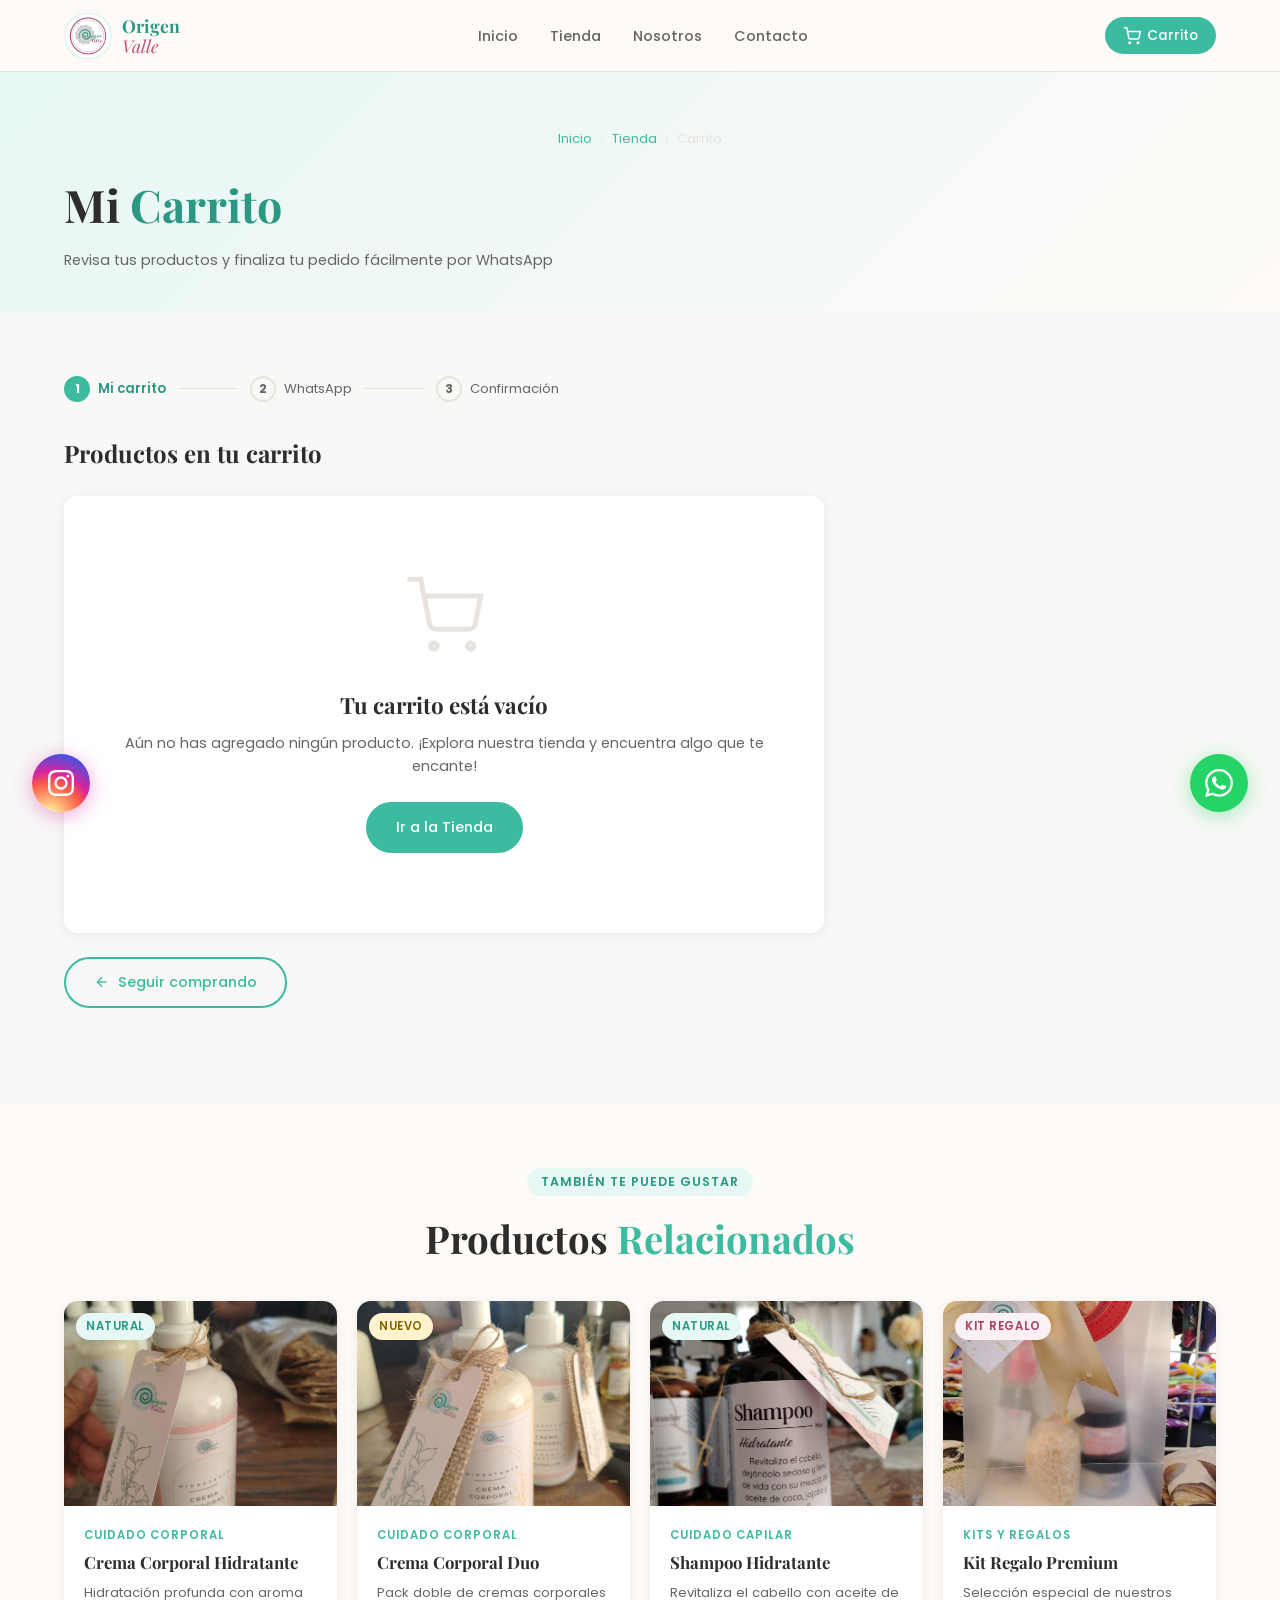
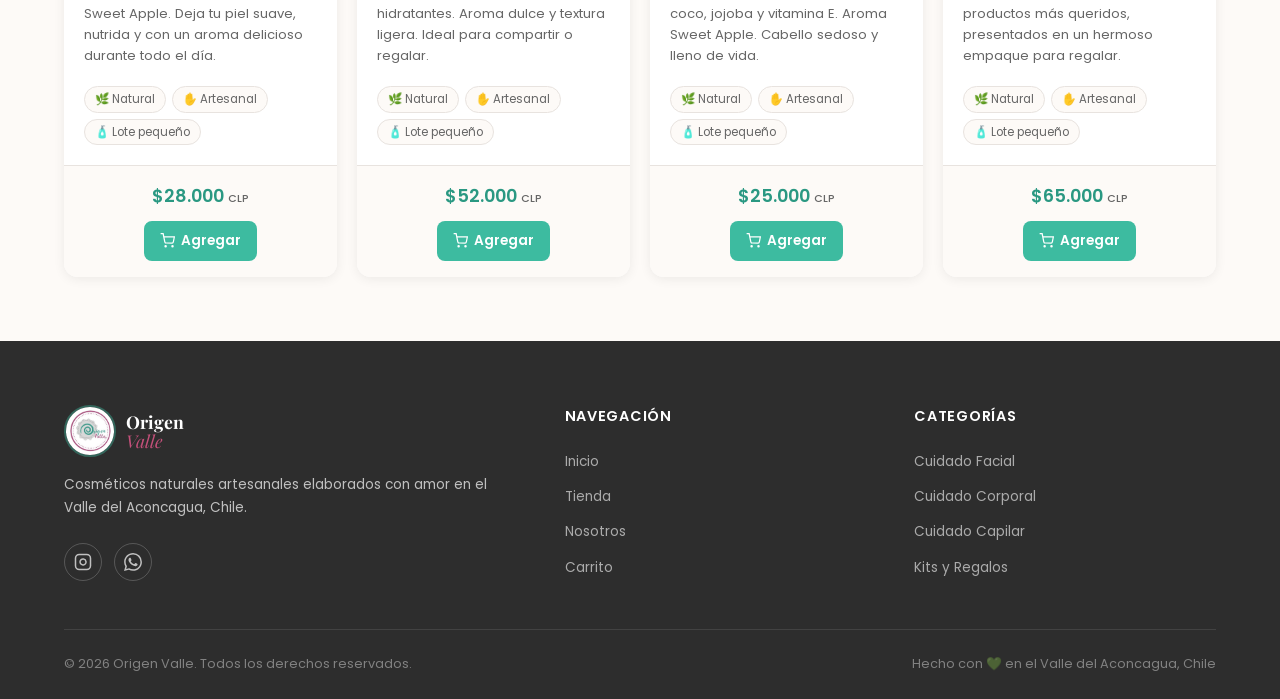
<file: carrito.html>
<!DOCTYPE html>
<html lang="es">
<head>
  <meta charset="UTF-8">
  <meta name="viewport" content="width=device-width, initial-scale=1.0">
  <meta name="description" content="Carrito de compras — Origen Valle Cosmética Natural">
  <title>Carrito — Origen Valle</title>
  <link rel="stylesheet" href="css/styles.css">
  <style>
    .cart-header-section {
      background: linear-gradient(135deg, var(--primary-light) 0%, #FDFAF7 100%);
      padding: 3.5rem 0 2.5rem;
    }
    .cart-header-section h1 {
      font-family: 'Playfair Display', serif;
      font-size: clamp(2rem, 4vw, 2.8rem);
      color: var(--dark);
      margin-bottom: 0.5rem;
    }
    .cart-header-section h1 span { color: var(--primary-dark); }
    .cart-header-section p { color: var(--medium); font-size: 0.9rem; }

    /* Sugeridos */
    .suggested-section {
      background: var(--cream);
      padding: 4rem 0;
    }
    .suggested-section .section-header { margin-bottom: 2rem; }
    .suggested-grid {
      display: grid;
      grid-template-columns: repeat(4, 1fr);
      gap: 1.25rem;
    }

    /* Cupón */
    .coupon-row {
      display: flex;
      gap: 0.5rem;
      margin-top: 1.25rem;
    }
    .coupon-input {
      flex: 1;
      padding: 10px 14px;
      border: 1.5px solid var(--border);
      border-radius: var(--radius-pill);
      font-family: 'Poppins', sans-serif;
      font-size: 0.85rem;
      outline: none;
      background: var(--light-bg);
      transition: var(--transition);
    }
    .coupon-input:focus {
      border-color: var(--primary);
      background: var(--white);
    }
    .coupon-btn {
      padding: 10px 18px;
      background: var(--primary-light);
      color: var(--primary-dark);
      border-radius: var(--radius-pill);
      font-size: 0.82rem;
      font-weight: 600;
      transition: var(--transition);
    }
    .coupon-btn:hover { background: var(--primary); color: var(--white); }

    /* Info badges en resumen */
    .summary-info {
      display: flex;
      align-items: center;
      gap: 8px;
      font-size: 0.78rem;
      color: var(--medium);
      margin-top: 1rem;
      padding: 10px 12px;
      background: var(--primary-light);
      border-radius: var(--radius-sm);
    }
    .summary-info svg { width: 16px; height: 16px; color: var(--primary-dark); flex-shrink: 0; }

    /* Cart Steps indicator */
    .cart-steps {
      display: flex;
      align-items: center;
      gap: 0;
      margin-bottom: 2rem;
    }
    .step {
      display: flex;
      align-items: center;
      gap: 0.5rem;
      font-size: 0.82rem;
      color: var(--medium);
    }
    .step.active { color: var(--primary-dark); font-weight: 600; }
    .step-num {
      width: 26px;
      height: 26px;
      border-radius: 50%;
      border: 2px solid var(--border);
      display: flex;
      align-items: center;
      justify-content: center;
      font-size: 0.75rem;
      font-weight: 700;
      flex-shrink: 0;
    }
    .step.active .step-num {
      background: var(--primary);
      border-color: var(--primary);
      color: var(--white);
    }
    .step-line {
      flex: 1;
      height: 1px;
      background: var(--border);
      margin: 0 0.75rem;
      max-width: 60px;
    }

    @media (max-width: 768px) {
      .cart-header-section { padding: 2.5rem 0 1.75rem; }
      .suggested-section { padding: 2.5rem 0; }
      .suggested-grid { grid-template-columns: repeat(2, 1fr); gap: 1rem; }
      .cart-steps { margin-bottom: 1.5rem; }
      .step { font-size: 0.75rem; }
      .step-line { max-width: 30px; margin: 0 0.4rem; }
    }
    @media (max-width: 600px) {
      .cart-header-section { padding: 2rem 0 1.5rem; }
      .cart-header-section h1 { font-size: 1.75rem; }
      .suggested-grid { grid-template-columns: repeat(2, 1fr); gap: 0.75rem; }
      .secure-badges { gap: 1rem; }
      .coupon-row { flex-direction: column; }
      .coupon-btn { width: 100%; padding: 10px; }
    }
    @media (max-width: 400px) {
      .suggested-grid { grid-template-columns: 1fr; }
      .step span { display: none; }
      .step-line { max-width: 20px; }
    }
  </style>
</head>
<body data-page="carrito">

  <!-- NAVBAR -->
  <nav class="navbar">
    <div class="container">
      <a href="index.html" class="nav-logo">
        <img src="logo/WhatsApp%20Image%202026-04-01%20at%2014.21.56.jpeg" alt="Origen Valle Logo">
        <div class="nav-logo-text">
          <span>Origen</span>
          <span>Valle</span>
        </div>
      </a>
      <ul class="nav-links">
        <li><a href="index.html">Inicio</a></li>
        <li><a href="tienda.html">Tienda</a></li>
        <li><a href="index.html#nosotros">Nosotros</a></li>
        <li><a href="index.html#contacto">Contacto</a></li>
      </ul>
      <div class="nav-actions">
        <a href="carrito.html" class="cart-btn">
          <svg viewBox="0 0 24 24" fill="none" stroke="currentColor" stroke-width="2">
            <circle cx="9" cy="21" r="1"/><circle cx="20" cy="21" r="1"/>
            <path d="M1 1h4l2.68 13.39a2 2 0 001.98 1.61h9.72a2 2 0 001.98-1.61L23 6H6"/>
          </svg>
          Carrito
          <span class="cart-badge">0</span>
        </a>
        <button class="menu-toggle" aria-label="Menú">
          <span></span><span></span><span></span>
        </button>
      </div>
    </div>
  </nav>

  <!-- HEADER -->
  <div class="cart-header-section">
    <div class="container">
      <div class="breadcrumb">
        <a href="index.html">Inicio</a>
        <span>›</span>
        <a href="tienda.html">Tienda</a>
        <span>›</span>
        <span>Carrito</span>
      </div>
      <h1>Mi <span>Carrito</span></h1>
      <p>Revisa tus productos y finaliza tu pedido fácilmente por WhatsApp</p>
    </div>
  </div>

  <!-- CART CONTENT -->
  <div style="background: var(--light-bg); padding: 1rem 0 3rem;">
    <div class="container">
      <div class="cart-layout">

        <!-- Columna izquierda: items -->
        <div class="cart-items-section">

          <!-- Pasos -->
          <div class="cart-steps">
            <div class="step active">
              <div class="step-num">1</div>
              <span>Mi carrito</span>
            </div>
            <div class="step-line"></div>
            <div class="step">
              <div class="step-num">2</div>
              <span>WhatsApp</span>
            </div>
            <div class="step-line"></div>
            <div class="step">
              <div class="step-num">3</div>
              <span>Confirmación</span>
            </div>
          </div>

          <h2>Productos en tu carrito</h2>

          <!-- Estado vacío -->
          <div class="cart-empty hidden" id="cart-empty">
            <svg viewBox="0 0 24 24" fill="none" stroke="currentColor" stroke-width="1.5">
              <circle cx="9" cy="21" r="1"/><circle cx="20" cy="21" r="1"/>
              <path d="M1 1h4l2.68 13.39a2 2 0 001.98 1.61h9.72a2 2 0 001.98-1.61L23 6H6"/>
            </svg>
            <h3>Tu carrito está vacío</h3>
            <p>Aún no has agregado ningún producto. ¡Explora nuestra tienda y encuentra algo que te encante!</p>
            <a href="tienda.html" class="btn btn-primary">Ir a la Tienda</a>
          </div>

          <!-- Items -->
          <div id="cart-items"></div>

          <!-- Continuar comprando -->
          <div style="margin-top: 1.5rem;">
            <a href="tienda.html" class="btn btn-outline" style="gap:8px;">
              <svg viewBox="0 0 24 24" fill="none" stroke="currentColor" stroke-width="2" width="16" height="16">
                <line x1="19" y1="12" x2="5" y2="12"/><polyline points="12 19 5 12 12 5"/>
              </svg>
              Seguir comprando
            </a>
          </div>
        </div>

        <!-- Columna derecha: resumen -->
        <div id="order-summary">
          <div class="order-summary">
            <h3>Resumen del Pedido</h3>

            <div class="summary-line">
              <span>Productos (<span id="summary-items">0</span>)</span>
              <span id="summary-subtotal">$0</span>
            </div>
            <div class="summary-line">
              <span>Envío</span>
              <span style="color: var(--primary); font-weight:600;">A coordinar</span>
            </div>
            <div class="summary-line total">
              <span>Total</span>
              <span id="summary-total">$0</span>
            </div>

            <!-- Botón Finalizar Compra -->
            <button class="whatsapp-btn" onclick="openBuyModal()">
              <svg viewBox="0 0 24 24" fill="none" stroke="currentColor" stroke-width="2" width="22" height="22">
                <path d="M6 2L3 6v14a2 2 0 002 2h14a2 2 0 002-2V6l-3-4z"/>
                <line x1="3" y1="6" x2="21" y2="6"/>
                <path d="M16 10a4 4 0 01-8 0"/>
              </svg>
              Finalizar Compra
            </button>

            <!-- Info de envío -->
            <div class="summary-info">
              <svg viewBox="0 0 24 24" fill="none" stroke="currentColor" stroke-width="2">
                <circle cx="12" cy="12" r="10"/><line x1="12" y1="8" x2="12" y2="12"/><line x1="12" y1="16" x2="12.01" y2="16"/>
              </svg>
              El costo de envío se coordina directamente por WhatsApp con tu dirección de entrega.
            </div>

            <!-- Badges de confianza -->
            <div class="secure-badges">
              <div class="secure-badge">
                <svg viewBox="0 0 24 24" fill="none" stroke="currentColor" stroke-width="2">
                  <path d="M12 22s8-4 8-10V5l-8-3-8 3v7c0 6 8 10 8 10z"/>
                </svg>
                Compra<br>Segura
              </div>
              <div class="secure-badge">
                <svg viewBox="0 0 24 24" fill="none" stroke="currentColor" stroke-width="2">
                  <rect x="1" y="3" width="15" height="13"/><polygon points="16 8 20 8 23 11 23 16 16 16 16 8"/><circle cx="5.5" cy="18.5" r="2.5"/><circle cx="18.5" cy="18.5" r="2.5"/>
                </svg>
                Envío a<br>domicilio
              </div>
              <div class="secure-badge">
                <svg viewBox="0 0 24 24" fill="none" stroke="currentColor" stroke-width="2">
                  <path d="M20.84 4.61a5.5 5.5 0 00-7.78 0L12 5.67l-1.06-1.06a5.5 5.5 0 00-7.78 7.78l1.06 1.06L12 21.23l7.78-7.78 1.06-1.06a5.5 5.5 0 000-7.78z"/>
                </svg>
                Hecho<br>con amor
              </div>
            </div>
          </div>
        </div>

      </div>
    </div>
  </div>

  <!-- SUGERIDOS -->
  <section class="suggested-section">
    <div class="container">
      <div class="section-header">
        <span class="section-tag">También te puede gustar</span>
        <h2 class="section-title">Productos <span>Relacionados</span></h2>
      </div>
      <div class="suggested-grid" id="suggested-grid">
        <!-- Renderizado por JS -->
      </div>
    </div>
  </section>

  <!-- FOOTER -->
  <footer class="footer">
    <div class="container">
      <div class="footer-grid">
        <div class="footer-brand">
          <div class="footer-logo">
            <img src="logo/WhatsApp%20Image%202026-04-01%20at%2014.21.56.jpeg" alt="Origen Valle">
            <div class="footer-logo-text">
              <span>Origen</span>
              <span>Valle</span>
            </div>
          </div>
          <p class="footer-tagline">Cosméticos naturales artesanales elaborados con amor en el Valle del Aconcagua, Chile.</p>
          <div class="footer-social">
            <a href="https://instagram.com/origen_valle" target="_blank" title="Instagram">
              <svg viewBox="0 0 24 24" fill="none" stroke="currentColor" stroke-width="2" width="18" height="18">
                <rect x="2" y="2" width="20" height="20" rx="5"/><path d="M16 11.37A4 4 0 1112.63 8 4 4 0 0116 11.37z"/><line x1="17.5" y1="6.5" x2="17.51" y2="6.5"/>
              </svg>
            </a>
            <a href="https://wa.me/56982233777" target="_blank" title="WhatsApp">
              <svg viewBox="0 0 24 24" fill="currentColor" width="18" height="18">
                <path d="M17.472 14.382c-.297-.149-1.758-.867-2.03-.967-.273-.099-.471-.148-.67.15-.197.297-.767.966-.94 1.164-.173.199-.347.223-.644.075-.297-.15-1.255-.463-2.39-1.475-.883-.788-1.48-1.761-1.653-2.059-.173-.297-.018-.458.13-.606.134-.133.298-.347.446-.52.149-.174.198-.298.298-.497.099-.198.05-.371-.025-.52-.075-.149-.669-1.612-.916-2.207-.242-.579-.487-.5-.669-.51-.173-.008-.371-.01-.57-.01-.198 0-.52.074-.792.372-.272.297-1.04 1.016-1.04 2.479 0 1.462 1.065 2.875 1.213 3.074.149.198 2.096 3.2 5.077 4.487.709.306 1.262.489 1.694.625.712.227 1.36.195 1.871.118.571-.085 1.758-.719 2.006-1.413.248-.694.248-1.289.173-1.413-.074-.124-.272-.198-.57-.347m-5.421 7.403h-.004a9.87 9.87 0 01-5.031-1.378l-.361-.214-3.741.982.998-3.648-.235-.374a9.86 9.86 0 01-1.51-5.26c.001-5.45 4.436-9.884 9.888-9.884 2.64 0 5.122 1.03 6.988 2.898a9.825 9.825 0 012.893 6.994c-.003 5.45-4.437 9.884-9.885 9.884m8.413-18.297A11.815 11.815 0 0012.05 0C5.495 0 .16 5.335.157 11.892c0 2.096.547 4.142 1.588 5.945L.057 24l6.305-1.654a11.882 11.882 0 005.683 1.448h.005c6.554 0 11.89-5.335 11.893-11.893a11.821 11.821 0 00-3.48-8.413Z"/>
              </svg>
            </a>
          </div>
        </div>
        <div class="footer-col">
          <h4>Navegación</h4>
          <ul>
            <li><a href="index.html">Inicio</a></li>
            <li><a href="tienda.html">Tienda</a></li>
            <li><a href="index.html#nosotros">Nosotros</a></li>
            <li><a href="carrito.html">Carrito</a></li>
          </ul>
        </div>
        <div class="footer-col">
          <h4>Categorías</h4>
          <ul>
            <li><a href="tienda.html">Cuidado Facial</a></li>
            <li><a href="tienda.html">Cuidado Corporal</a></li>
            <li><a href="tienda.html">Cuidado Capilar</a></li>
            <li><a href="tienda.html">Kits y Regalos</a></li>
          </ul>
        </div>
      </div>
      <div class="footer-bottom">
        <span>© 2026 Origen Valle. Todos los derechos reservados.</span>
        <span>Hecho con 💚 en el Valle del Aconcagua, Chile</span>
      </div>
    </div>
  </footer>

  <!-- BARRA SOCIAL MOBILE -->
  <div class="mobile-social-bar">
    <a href="https://instagram.com/origen_valle" target="_blank" rel="noopener noreferrer"
       class="mobile-social-bar__btn mobile-social-bar__btn--instagram" aria-label="Instagram">
      <svg viewBox="0 0 24 24" fill="currentColor" width="20" height="20">
        <path d="M12 2.163c3.204 0 3.584.012 4.85.07 3.252.148 4.771 1.691 4.919 4.919.058 1.265.069 1.645.069 4.849 0 3.205-.012 3.584-.069 4.849-.149 3.225-1.664 4.771-4.919 4.919-1.266.058-1.644.07-4.85.07-3.204 0-3.584-.012-4.849-.07-3.26-.149-4.771-1.699-4.919-4.92-.058-1.265-.07-1.644-.07-4.849 0-3.204.013-3.583.07-4.849.149-3.227 1.664-4.771 4.919-4.919 1.266-.057 1.645-.069 4.849-.069zM12 0C8.741 0 8.333.014 7.053.072 2.695.272.273 2.69.073 7.052.014 8.333 0 8.741 0 12c0 3.259.014 3.668.072 4.948.2 4.358 2.618 6.78 6.98 6.98C8.333 23.986 8.741 24 12 24c3.259 0 3.668-.014 4.948-.072 4.354-.2 6.782-2.618 6.979-6.98.059-1.28.073-1.689.073-4.948 0-3.259-.014-3.667-.072-4.947-.196-4.354-2.617-6.78-6.979-6.98C15.668.014 15.259 0 12 0zm0 5.838a6.162 6.162 0 100 12.324 6.162 6.162 0 000-12.324zM12 16a4 4 0 110-8 4 4 0 010 8zm6.406-11.845a1.44 1.44 0 100 2.881 1.44 1.44 0 000-2.881z"/>
      </svg>
      @origen_valle
    </a>
    <a href="https://wa.me/56982233777?text=Hola%20Origen%20Valle!%20Quisiera%20consultar%20sobre%20sus%20productos%20%F0%9F%8C%BF"
       target="_blank" rel="noopener noreferrer"
       class="mobile-social-bar__btn mobile-social-bar__btn--whatsapp" aria-label="WhatsApp">
      <svg viewBox="0 0 24 24" fill="currentColor" width="20" height="20">
        <path d="M17.472 14.382c-.297-.149-1.758-.867-2.03-.967-.273-.099-.471-.148-.67.15-.197.297-.767.966-.94 1.164-.173.199-.347.223-.644.075-.297-.15-1.255-.463-2.39-1.475-.883-.788-1.48-1.761-1.653-2.059-.173-.297-.018-.458.13-.606.134-.133.298-.347.446-.52.149-.174.198-.298.298-.497.099-.198.05-.371-.025-.52-.075-.149-.669-1.612-.916-2.207-.242-.579-.487-.5-.669-.51-.173-.008-.371-.01-.57-.01-.198 0-.52.074-.792.372-.272.297-1.04 1.016-1.04 2.479 0 1.462 1.065 2.875 1.213 3.074.149.198 2.096 3.2 5.077 4.487.709.306 1.262.489 1.694.625.712.227 1.36.195 1.871.118.571-.085 1.758-.719 2.006-1.413.248-.694.248-1.289.173-1.413-.074-.124-.272-.198-.57-.347m-5.421 7.403h-.004a9.87 9.87 0 01-5.031-1.378l-.361-.214-3.741.982.998-3.648-.235-.374a9.86 9.86 0 01-1.51-5.26c.001-5.45 4.436-9.884 9.888-9.884 2.64 0 5.122 1.03 6.988 2.898a9.825 9.825 0 012.893 6.994c-.003 5.45-4.437 9.884-9.885 9.884m8.413-18.297A11.815 11.815 0 0012.05 0C5.495 0 .16 5.335.157 11.892c0 2.096.547 4.142 1.588 5.945L.057 24l6.305-1.654a11.882 11.882 0 005.683 1.448h.005c6.554 0 11.89-5.335 11.893-11.893a11.821 11.821 0 00-3.48-8.413Z"/>
      </svg>
      WhatsApp
    </a>
  </div>

  <!-- BOTÓN INSTAGRAM FLOTANTE -->
  <a href="https://instagram.com/origen_valle"
     target="_blank"
     rel="noopener noreferrer"
     class="instagram-float"
     title="Síguenos en Instagram"
     aria-label="Abrir Instagram">
    <svg viewBox="0 0 24 24" fill="currentColor" width="26" height="26">
      <path d="M12 2.163c3.204 0 3.584.012 4.85.07 3.252.148 4.771 1.691 4.919 4.919.058 1.265.069 1.645.069 4.849 0 3.205-.012 3.584-.069 4.849-.149 3.225-1.664 4.771-4.919 4.919-1.266.058-1.644.07-4.85.07-3.204 0-3.584-.012-4.849-.07-3.26-.149-4.771-1.699-4.919-4.92-.058-1.265-.07-1.644-.07-4.849 0-3.204.013-3.583.07-4.849.149-3.227 1.664-4.771 4.919-4.919 1.266-.057 1.645-.069 4.849-.069zM12 0C8.741 0 8.333.014 7.053.072 2.695.272.273 2.69.073 7.052.014 8.333 0 8.741 0 12c0 3.259.014 3.668.072 4.948.2 4.358 2.618 6.78 6.98 6.98C8.333 23.986 8.741 24 12 24c3.259 0 3.668-.014 4.948-.072 4.354-.2 6.782-2.618 6.979-6.98.059-1.28.073-1.689.073-4.948 0-3.259-.014-3.667-.072-4.947-.196-4.354-2.617-6.78-6.979-6.98C15.668.014 15.259 0 12 0zm0 5.838a6.162 6.162 0 100 12.324 6.162 6.162 0 000-12.324zM12 16a4 4 0 110-8 4 4 0 010 8zm6.406-11.845a1.44 1.44 0 100 2.881 1.44 1.44 0 000-2.881z"/>
    </svg>
    <span class="instagram-float__tooltip">@origen_valle</span>
  </a>

  <!-- BOTÓN WHATSAPP FLOTANTE -->
  <a href="https://wa.me/56982233777?text=Hola%20Origen%20Valle!%20Quisiera%20consultar%20sobre%20sus%20productos%20%F0%9F%8C%BF"
     target="_blank"
     rel="noopener noreferrer"
     class="whatsapp-float"
     title="Contáctanos por WhatsApp"
     aria-label="Abrir WhatsApp">
    <svg viewBox="0 0 24 24" fill="currentColor" width="28" height="28">
      <path d="M17.472 14.382c-.297-.149-1.758-.867-2.03-.967-.273-.099-.471-.148-.67.15-.197.297-.767.966-.94 1.164-.173.199-.347.223-.644.075-.297-.15-1.255-.463-2.39-1.475-.883-.788-1.48-1.761-1.653-2.059-.173-.297-.018-.458.13-.606.134-.133.298-.347.446-.52.149-.174.198-.298.298-.497.099-.198.05-.371-.025-.52-.075-.149-.669-1.612-.916-2.207-.242-.579-.487-.5-.669-.51-.173-.008-.371-.01-.57-.01-.198 0-.52.074-.792.372-.272.297-1.04 1.016-1.04 2.479 0 1.462 1.065 2.875 1.213 3.074.149.198 2.096 3.2 5.077 4.487.709.306 1.262.489 1.694.625.712.227 1.36.195 1.871.118.571-.085 1.758-.719 2.006-1.413.248-.694.248-1.289.173-1.413-.074-.124-.272-.198-.57-.347m-5.421 7.403h-.004a9.87 9.87 0 01-5.031-1.378l-.361-.214-3.741.982.998-3.648-.235-.374a9.86 9.86 0 01-1.51-5.26c.001-5.45 4.436-9.884 9.888-9.884 2.64 0 5.122 1.03 6.988 2.898a9.825 9.825 0 012.893 6.994c-.003 5.45-4.437 9.884-9.885 9.884m8.413-18.297A11.815 11.815 0 0012.05 0C5.495 0 .16 5.335.157 11.892c0 2.096.547 4.142 1.588 5.945L.057 24l6.305-1.654a11.882 11.882 0 005.683 1.448h.005c6.554 0 11.89-5.335 11.893-11.893a11.821 11.821 0 00-3.48-8.413Z"/>
    </svg>
    <span class="whatsapp-float__tooltip">¡Escríbenos!</span>
  </a>

  <!-- MODAL PAGO -->
  <div id="buy-modal" class="buy-modal-overlay" onclick="closeBuyModalOnOverlay(event)">
    <div class="buy-modal" role="dialog" aria-modal="true" aria-labelledby="buy-modal-product-name">
      <button class="buy-modal__close" onclick="closeBuyModal()" aria-label="Cerrar">
        <svg viewBox="0 0 24 24" fill="none" stroke="currentColor" stroke-width="2" width="20" height="20">
          <line x1="18" y1="6" x2="6" y2="18"/><line x1="6" y1="6" x2="18" y2="18"/>
        </svg>
      </button>
      <div class="buy-modal__header">
        <span class="buy-modal__tag">🌿 Origen Valle</span>
        <h3 class="buy-modal__title" id="buy-modal-product-name">Elige cómo pagar</h3>
        <p class="buy-modal__subtitle">Selecciona tu método de pago preferido</p>
      </div>
      <div class="buy-modal__options">
        <a id="buy-whatsapp-btn" href="#!" target="_blank" rel="noopener noreferrer" class="buy-modal__option buy-modal__option--whatsapp">
          <div class="buy-modal__option-icon">
            <svg viewBox="0 0 24 24" fill="currentColor" width="24" height="24">
              <path d="M17.472 14.382c-.297-.149-1.758-.867-2.03-.967-.273-.099-.471-.148-.67.15-.197.297-.767.966-.94 1.164-.173.199-.347.223-.644.075-.297-.15-1.255-.463-2.39-1.475-.883-.788-1.48-1.761-1.653-2.059-.173-.297-.018-.458.13-.606.134-.133.298-.347.446-.52.149-.174.198-.298.298-.497.099-.198.05-.371-.025-.52-.075-.149-.669-1.612-.916-2.207-.242-.579-.487-.5-.669-.51-.173-.008-.371-.01-.57-.01-.198 0-.52.074-.792.372-.272.297-1.04 1.016-1.04 2.479 0 1.462 1.065 2.875 1.213 3.074.149.198 2.096 3.2 5.077 4.487.709.306 1.262.489 1.694.625.712.227 1.36.195 1.871.118.571-.085 1.758-.719 2.006-1.413.248-.694.248-1.289.173-1.413-.074-.124-.272-.198-.57-.347m-5.421 7.403h-.004a9.87 9.87 0 01-5.031-1.378l-.361-.214-3.741.982.998-3.648-.235-.374a9.86 9.86 0 01-1.51-5.26c.001-5.45 4.436-9.884 9.888-9.884 2.64 0 5.122 1.03 6.988 2.898a9.825 9.825 0 012.893 6.994c-.003 5.45-4.437 9.884-9.885 9.884m8.413-18.297A11.815 11.815 0 0012.05 0C5.495 0 .16 5.335.157 11.892c0 2.096.547 4.142 1.588 5.945L.057 24l6.305-1.654a11.882 11.882 0 005.683 1.448h.005c6.554 0 11.89-5.335 11.893-11.893a11.821 11.821 0 00-3.48-8.413Z"/>
            </svg>
          </div>
          <div class="buy-modal__option-text">
            <strong>Transferencia + WhatsApp</strong>
            <span>Coordina tu pedido directo con nosotros</span>
          </div>
          <svg viewBox="0 0 24 24" fill="none" stroke="currentColor" stroke-width="2" width="18" height="18" class="buy-modal__arrow">
            <polyline points="9 18 15 12 9 6"/>
          </svg>
        </a>
        <div class="buy-modal__option buy-modal__option--flow buy-modal__option--disabled" aria-disabled="true" role="button">
          <div class="buy-modal__option-icon buy-modal__option-icon--gray">
            <svg viewBox="0 0 24 24" fill="none" stroke="currentColor" stroke-width="2" width="24" height="24">
              <rect x="1" y="4" width="22" height="16" rx="2" ry="2"/>
              <line x1="1" y1="10" x2="23" y2="10"/>
            </svg>
          </div>
          <div class="buy-modal__option-text">
            <strong>Pago con Flow</strong>
            <span>Tarjeta de crédito / débito</span>
          </div>
          <span class="buy-modal__soon-badge">Próximamente</span>
        </div>
      </div>
      <button class="buy-modal__cancel" onclick="closeBuyModal()">Cancelar</button>
    </div>
  </div>

  <script src="js/app.js"></script>
  <script>
    // Renderizar productos sugeridos (los que no están en el carrito, máx 4)
    document.addEventListener('DOMContentLoaded', () => {
      const grid = document.getElementById('suggested-grid');
      if (!grid) return;
      const cartIds = getCart().map(i => i.id);
      const suggestions = PRODUCTS
        .filter(p => !cartIds.includes(p.id))
        .slice(0, 4);
      if (suggestions.length > 0) {
        grid.innerHTML = suggestions.map(createProductCard).join('');
      } else {
        // Si todo está en carrito, mostrar primeros 4
        grid.innerHTML = PRODUCTS.slice(0, 4).map(createProductCard).join('');
      }
    });
  </script>
</body>
</html>
</file>
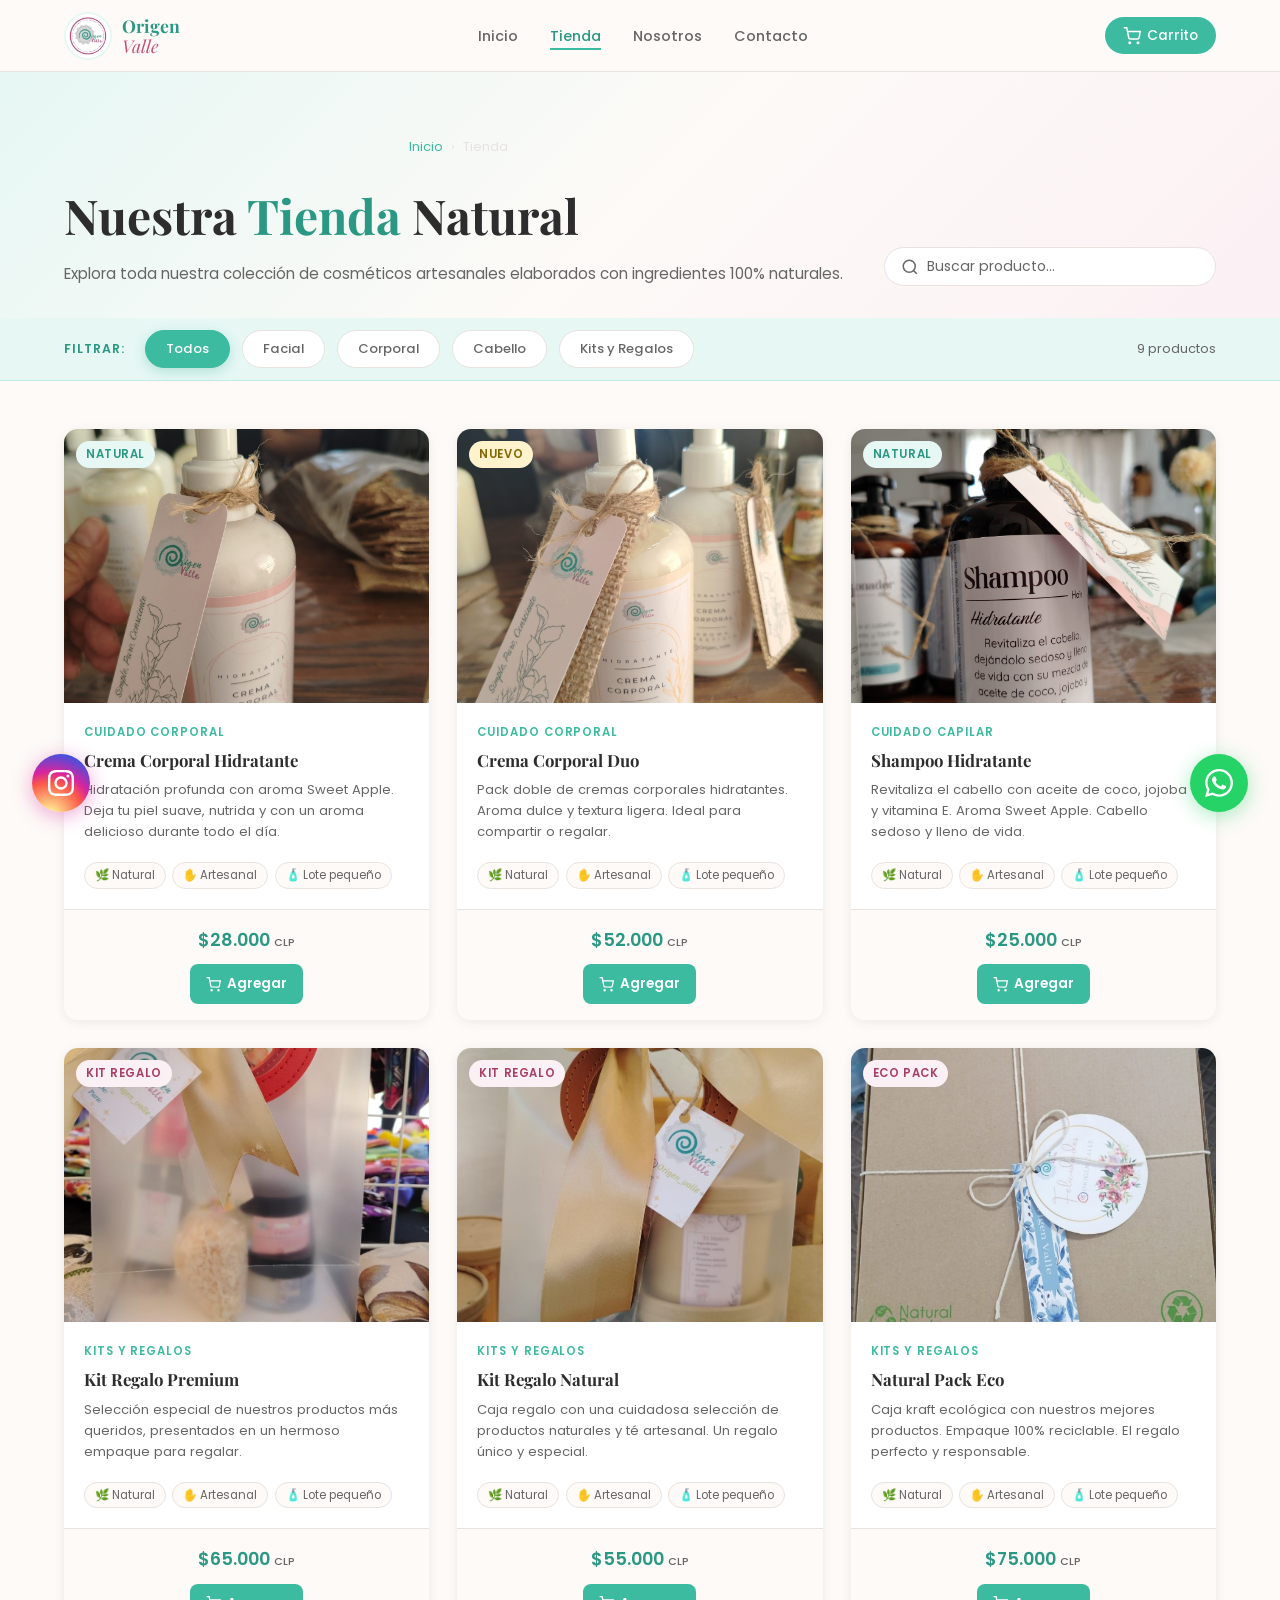
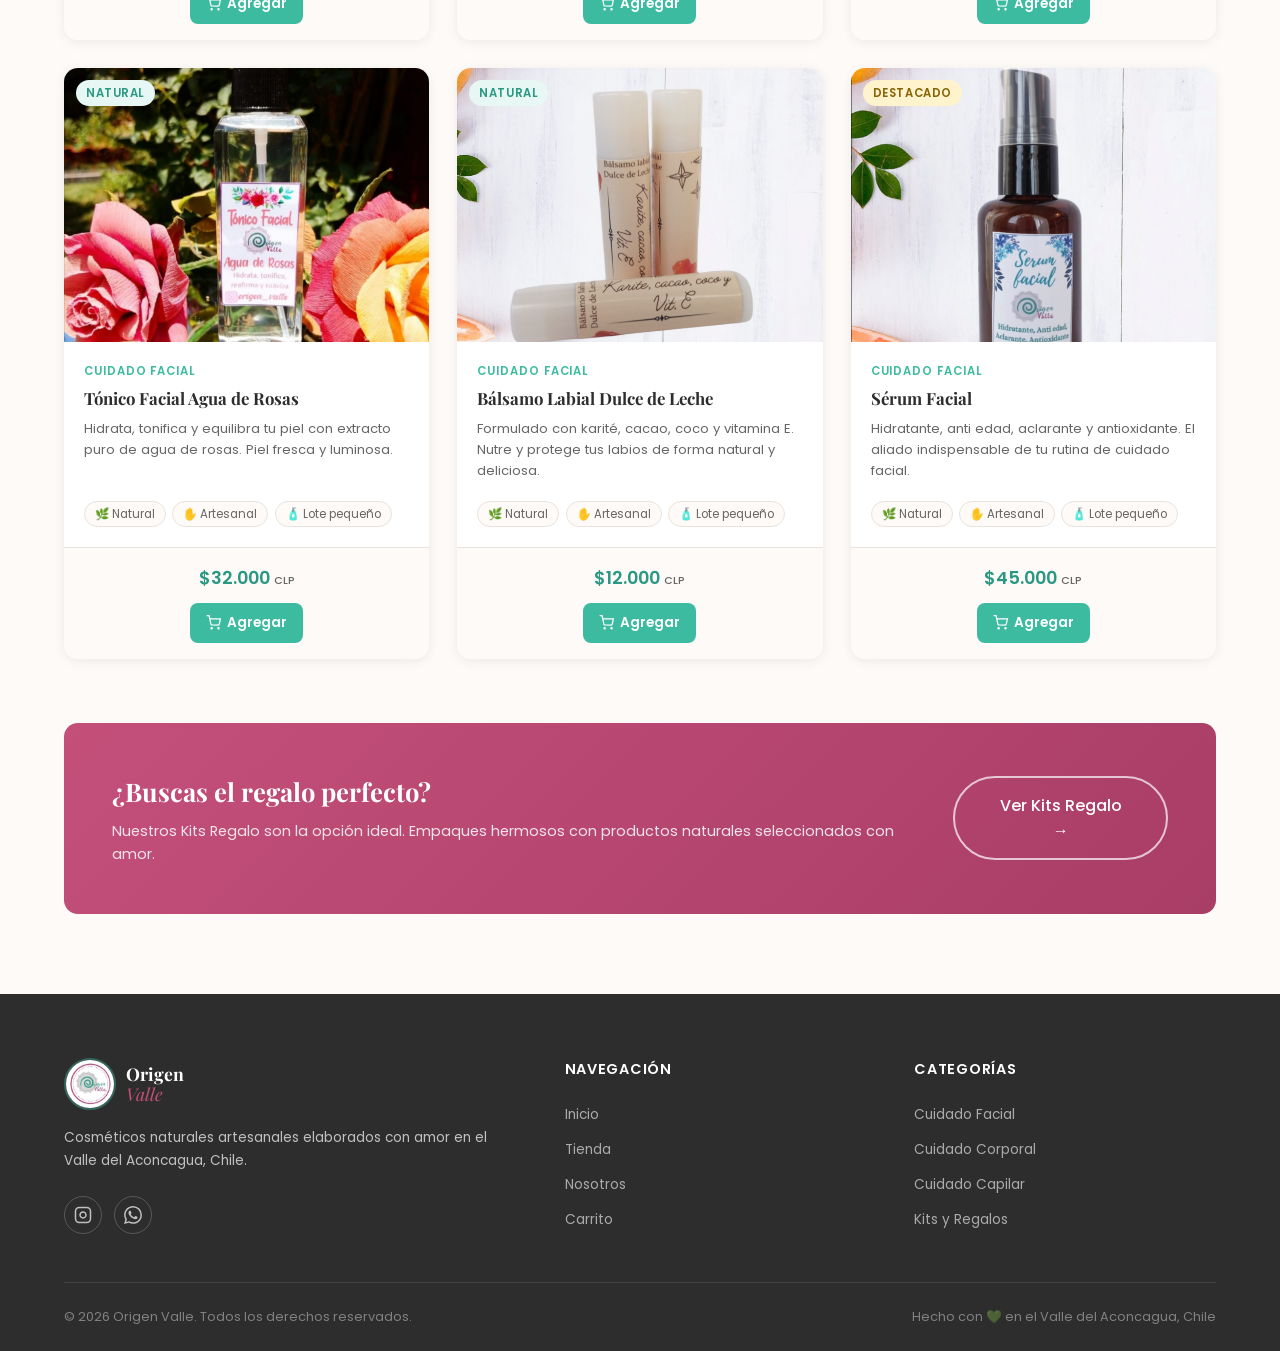
<file: tienda.html>
<!DOCTYPE html>
<html lang="es">
<head>
  <meta charset="UTF-8">
  <meta name="viewport" content="width=device-width, initial-scale=1.0">
  <meta name="description" content="Tienda Origen Valle — Explora nuestra colección de cosméticos naturales: cremas, shampoo, sérum, tónicos y más.">
  <title>Tienda — Origen Valle</title>
  <link rel="stylesheet" href="css/styles.css">
  <style>
    .store-hero {
      background: linear-gradient(135deg, var(--primary-light) 0%, #FDFAF7 50%, var(--accent-light) 100%);
      padding: 4rem 0 2rem;
    }
    .store-hero .container {
      display: grid;
      grid-template-columns: 1fr auto;
      align-items: end;
      gap: 2rem;
    }
    .store-intro h1 {
      font-family: 'Playfair Display', serif;
      font-size: clamp(2rem, 4vw, 3rem);
      color: var(--dark);
      margin-bottom: 0.5rem;
    }
    .store-intro h1 span { color: var(--primary-dark); }
    .store-intro p { color: var(--medium); font-size: 0.95rem; }
    .store-search {
      display: flex;
      align-items: center;
      gap: 0.5rem;
      background: var(--white);
      border: 1.5px solid var(--border);
      border-radius: var(--radius-pill);
      padding: 8px 16px;
      min-width: 240px;
      transition: var(--transition);
    }
    .store-search:focus-within {
      border-color: var(--primary);
      box-shadow: 0 0 0 3px rgba(61,187,160,0.15);
    }
    .store-search svg { width: 18px; height: 18px; color: var(--medium); flex-shrink: 0; }
    .store-search input {
      border: none;
      outline: none;
      font-family: 'Poppins', sans-serif;
      font-size: 0.88rem;
      color: var(--dark);
      background: transparent;
      width: 100%;
    }
    .store-search input::placeholder { color: var(--medium); }

    /* Filtros */
    .filters-section {
      background: var(--primary-light);
      border-bottom: 1px solid rgba(61,187,160,0.2);
      padding: 0.75rem 0;
    }
    .filters-section .container {
      display: flex;
      align-items: center;
      gap: 0.75rem;
      flex-wrap: wrap;
    }
    .filters-label {
      font-size: 0.78rem;
      font-weight: 600;
      color: var(--primary-dark);
      text-transform: uppercase;
      letter-spacing: 0.08em;
      margin-right: 0.5rem;
    }
    .filters-count {
      margin-left: auto;
      font-size: 0.8rem;
      color: var(--medium);
    }

    /* Grid section */
    .store-section { padding: 3rem 0 5rem; }

    /* Sin resultados */
    .no-results {
      text-align: center;
      padding: 4rem 2rem;
      color: var(--medium);
      display: none;
    }
    .no-results.show { display: block; }
    .no-results svg { width: 64px; height: 64px; color: var(--border); margin: 0 auto 1rem; }
    .no-results h3 { font-family: 'Playfair Display', serif; font-size: 1.3rem; margin-bottom: 0.5rem; color: var(--dark); }

    /* Banner inferior */
    .store-banner {
      background: linear-gradient(135deg, var(--accent) 0%, var(--accent-dark) 100%);
      border-radius: var(--radius);
      padding: 3rem;
      display: flex;
      align-items: center;
      justify-content: space-between;
      gap: 2rem;
      margin-top: 4rem;
    }
    .store-banner-text h3 {
      font-family: 'Playfair Display', serif;
      font-size: 1.6rem;
      color: var(--white);
      margin-bottom: 0.5rem;
    }
    .store-banner-text p { color: rgba(255,255,255,0.85); font-size: 0.9rem; }
    @media (max-width: 768px) {
      .store-hero { padding: 2.5rem 0 1.5rem; }
      .store-hero .container { grid-template-columns: 1fr; gap: 1.25rem; }
      .store-search { min-width: 100%; }
      .store-intro h1 { font-size: 1.8rem; }
      .store-section { padding: 2rem 0 3rem; }
    }
    @media (max-width: 600px) {
      .store-hero { padding: 2rem 0 1rem; }
      .filters-section .container { gap: 0.5rem; overflow-x: auto; flex-wrap: nowrap; padding-bottom: 0.25rem; }
      .filters-label { display: none; }
      .filters-count { display: none; }
      .filter-btn { white-space: nowrap; flex-shrink: 0; padding: 7px 14px; font-size: 0.78rem; }
      .store-banner { flex-direction: column; text-align: center; padding: 1.75rem 1.25rem; gap: 1.25rem; }
      .store-banner-text h3 { font-size: 1.25rem; }
    }
    @media (max-width: 400px) {
      .store-intro h1 { font-size: 1.5rem; }
    }
  </style>
</head>
<body data-page="tienda">

  <!-- NAVBAR -->
  <nav class="navbar">
    <div class="container">
      <a href="index.html" class="nav-logo">
        <img src="logo/WhatsApp%20Image%202026-04-01%20at%2014.21.56.jpeg" alt="Origen Valle Logo">
        <div class="nav-logo-text">
          <span>Origen</span>
          <span>Valle</span>
        </div>
      </a>
      <ul class="nav-links">
        <li><a href="index.html">Inicio</a></li>
        <li><a href="tienda.html" class="active">Tienda</a></li>
        <li><a href="index.html#nosotros">Nosotros</a></li>
        <li><a href="index.html#contacto">Contacto</a></li>
      </ul>
      <div class="nav-actions">
        <a href="carrito.html" class="cart-btn">
          <svg viewBox="0 0 24 24" fill="none" stroke="currentColor" stroke-width="2">
            <circle cx="9" cy="21" r="1"/><circle cx="20" cy="21" r="1"/>
            <path d="M1 1h4l2.68 13.39a2 2 0 001.98 1.61h9.72a2 2 0 001.98-1.61L23 6H6"/>
          </svg>
          Carrito
          <span class="cart-badge">0</span>
        </a>
        <button class="menu-toggle" aria-label="Menú">
          <span></span><span></span><span></span>
        </button>
      </div>
    </div>
  </nav>

  <!-- STORE HERO -->
  <div class="store-hero">
    <div class="container">
      <div class="store-intro">
        <div class="breadcrumb">
          <a href="index.html">Inicio</a>
          <span>›</span>
          <span>Tienda</span>
        </div>
        <h1>Nuestra <span>Tienda</span> Natural</h1>
        <p>Explora toda nuestra colección de cosméticos artesanales elaborados con ingredientes 100% naturales.</p>
      </div>
      <div class="store-search">
        <svg viewBox="0 0 24 24" fill="none" stroke="currentColor" stroke-width="2">
          <circle cx="11" cy="11" r="8"/><line x1="21" y1="21" x2="16.65" y2="16.65"/>
        </svg>
        <input type="text" id="search-input" placeholder="Buscar producto..." autocomplete="off" maxlength="50" spellcheck="false">
      </div>
    </div>
  </div>

  <!-- FILTROS -->
  <div class="filters-section">
    <div class="container">
      <span class="filters-label">Filtrar:</span>
      <button class="filter-btn active" data-filter="all">Todos</button>
      <button class="filter-btn" data-filter="facial">Facial</button>
      <button class="filter-btn" data-filter="corporal">Corporal</button>
      <button class="filter-btn" data-filter="cabello">Cabello</button>
      <button class="filter-btn" data-filter="kits">Kits y Regalos</button>
      <span class="filters-count">9 productos</span>
    </div>
  </div>

  <!-- GRILLA DE PRODUCTOS -->
  <section class="store-section">
    <div class="container">
      <div class="products-grid" id="products-grid">
        <!-- Renderizado por JS -->
      </div>
      <div class="no-results" id="no-results">
        <svg viewBox="0 0 24 24" fill="none" stroke="currentColor" stroke-width="1.5">
          <circle cx="11" cy="11" r="8"/><line x1="21" y1="21" x2="16.65" y2="16.65"/>
        </svg>
        <h3>Sin resultados</h3>
        <p>No encontramos productos que coincidan con tu búsqueda.</p>
        <button class="btn btn-outline mt-2" onclick="clearSearch()">Ver todos los productos</button>
      </div>

      <!-- Banner de regalo -->
      <div class="store-banner">
        <div class="store-banner-text">
          <h3>¿Buscas el regalo perfecto?</h3>
          <p>Nuestros Kits Regalo son la opción ideal. Empaques hermosos con productos naturales seleccionados con amor.</p>
        </div>
        <button class="btn btn-outline-white btn-lg" onclick="filterToKits()">Ver Kits Regalo →</button>
      </div>
    </div>
  </section>

  <!-- FOOTER -->
  <footer class="footer">
    <div class="container">
      <div class="footer-grid">
        <div class="footer-brand">
          <div class="footer-logo">
            <img src="logo/WhatsApp%20Image%202026-04-01%20at%2014.21.56.jpeg" alt="Origen Valle">
            <div class="footer-logo-text">
              <span>Origen</span>
              <span>Valle</span>
            </div>
          </div>
          <p class="footer-tagline">Cosméticos naturales artesanales elaborados con amor en el Valle del Aconcagua, Chile.</p>
          <div class="footer-social">
            <a href="https://instagram.com/origen_valle" target="_blank" title="Instagram">
              <svg viewBox="0 0 24 24" fill="none" stroke="currentColor" stroke-width="2" width="18" height="18">
                <rect x="2" y="2" width="20" height="20" rx="5"/><path d="M16 11.37A4 4 0 1112.63 8 4 4 0 0116 11.37z"/><line x1="17.5" y1="6.5" x2="17.51" y2="6.5"/>
              </svg>
            </a>
            <a href="https://wa.me/56982233777" target="_blank" title="WhatsApp">
              <svg viewBox="0 0 24 24" fill="currentColor" width="18" height="18">
                <path d="M17.472 14.382c-.297-.149-1.758-.867-2.03-.967-.273-.099-.471-.148-.67.15-.197.297-.767.966-.94 1.164-.173.199-.347.223-.644.075-.297-.15-1.255-.463-2.39-1.475-.883-.788-1.48-1.761-1.653-2.059-.173-.297-.018-.458.13-.606.134-.133.298-.347.446-.52.149-.174.198-.298.298-.497.099-.198.05-.371-.025-.52-.075-.149-.669-1.612-.916-2.207-.242-.579-.487-.5-.669-.51-.173-.008-.371-.01-.57-.01-.198 0-.52.074-.792.372-.272.297-1.04 1.016-1.04 2.479 0 1.462 1.065 2.875 1.213 3.074.149.198 2.096 3.2 5.077 4.487.709.306 1.262.489 1.694.625.712.227 1.36.195 1.871.118.571-.085 1.758-.719 2.006-1.413.248-.694.248-1.289.173-1.413-.074-.124-.272-.198-.57-.347m-5.421 7.403h-.004a9.87 9.87 0 01-5.031-1.378l-.361-.214-3.741.982.998-3.648-.235-.374a9.86 9.86 0 01-1.51-5.26c.001-5.45 4.436-9.884 9.888-9.884 2.64 0 5.122 1.03 6.988 2.898a9.825 9.825 0 012.893 6.994c-.003 5.45-4.437 9.884-9.885 9.884m8.413-18.297A11.815 11.815 0 0012.05 0C5.495 0 .16 5.335.157 11.892c0 2.096.547 4.142 1.588 5.945L.057 24l6.305-1.654a11.882 11.882 0 005.683 1.448h.005c6.554 0 11.89-5.335 11.893-11.893a11.821 11.821 0 00-3.48-8.413Z"/>
              </svg>
            </a>
          </div>
        </div>
        <div class="footer-col">
          <h4>Navegación</h4>
          <ul>
            <li><a href="index.html">Inicio</a></li>
            <li><a href="tienda.html">Tienda</a></li>
            <li><a href="index.html#nosotros">Nosotros</a></li>
            <li><a href="carrito.html">Carrito</a></li>
          </ul>
        </div>
        <div class="footer-col">
          <h4>Categorías</h4>
          <ul>
            <li><a href="tienda.html">Cuidado Facial</a></li>
            <li><a href="tienda.html">Cuidado Corporal</a></li>
            <li><a href="tienda.html">Cuidado Capilar</a></li>
            <li><a href="tienda.html">Kits y Regalos</a></li>
          </ul>
        </div>
      </div>
      <div class="footer-bottom">
        <span>© 2026 Origen Valle. Todos los derechos reservados.</span>
        <span>Hecho con 💚 en el Valle del Aconcagua, Chile</span>
      </div>
    </div>
  </footer>

  <!-- BARRA SOCIAL MOBILE -->
  <div class="mobile-social-bar">
    <a href="https://instagram.com/origen_valle" target="_blank" rel="noopener noreferrer"
       class="mobile-social-bar__btn mobile-social-bar__btn--instagram" aria-label="Instagram">
      <svg viewBox="0 0 24 24" fill="currentColor" width="20" height="20">
        <path d="M12 2.163c3.204 0 3.584.012 4.85.07 3.252.148 4.771 1.691 4.919 4.919.058 1.265.069 1.645.069 4.849 0 3.205-.012 3.584-.069 4.849-.149 3.225-1.664 4.771-4.919 4.919-1.266.058-1.644.07-4.85.07-3.204 0-3.584-.012-4.849-.07-3.26-.149-4.771-1.699-4.919-4.92-.058-1.265-.07-1.644-.07-4.849 0-3.204.013-3.583.07-4.849.149-3.227 1.664-4.771 4.919-4.919 1.266-.057 1.645-.069 4.849-.069zM12 0C8.741 0 8.333.014 7.053.072 2.695.272.273 2.69.073 7.052.014 8.333 0 8.741 0 12c0 3.259.014 3.668.072 4.948.2 4.358 2.618 6.78 6.98 6.98C8.333 23.986 8.741 24 12 24c3.259 0 3.668-.014 4.948-.072 4.354-.2 6.782-2.618 6.979-6.98.059-1.28.073-1.689.073-4.948 0-3.259-.014-3.667-.072-4.947-.196-4.354-2.617-6.78-6.979-6.98C15.668.014 15.259 0 12 0zm0 5.838a6.162 6.162 0 100 12.324 6.162 6.162 0 000-12.324zM12 16a4 4 0 110-8 4 4 0 010 8zm6.406-11.845a1.44 1.44 0 100 2.881 1.44 1.44 0 000-2.881z"/>
      </svg>
      @origen_valle
    </a>
    <a href="https://wa.me/56982233777?text=Hola%20Origen%20Valle!%20Quisiera%20consultar%20sobre%20sus%20productos%20%F0%9F%8C%BF"
       target="_blank" rel="noopener noreferrer"
       class="mobile-social-bar__btn mobile-social-bar__btn--whatsapp" aria-label="WhatsApp">
      <svg viewBox="0 0 24 24" fill="currentColor" width="20" height="20">
        <path d="M17.472 14.382c-.297-.149-1.758-.867-2.03-.967-.273-.099-.471-.148-.67.15-.197.297-.767.966-.94 1.164-.173.199-.347.223-.644.075-.297-.15-1.255-.463-2.39-1.475-.883-.788-1.48-1.761-1.653-2.059-.173-.297-.018-.458.13-.606.134-.133.298-.347.446-.52.149-.174.198-.298.298-.497.099-.198.05-.371-.025-.52-.075-.149-.669-1.612-.916-2.207-.242-.579-.487-.5-.669-.51-.173-.008-.371-.01-.57-.01-.198 0-.52.074-.792.372-.272.297-1.04 1.016-1.04 2.479 0 1.462 1.065 2.875 1.213 3.074.149.198 2.096 3.2 5.077 4.487.709.306 1.262.489 1.694.625.712.227 1.36.195 1.871.118.571-.085 1.758-.719 2.006-1.413.248-.694.248-1.289.173-1.413-.074-.124-.272-.198-.57-.347m-5.421 7.403h-.004a9.87 9.87 0 01-5.031-1.378l-.361-.214-3.741.982.998-3.648-.235-.374a9.86 9.86 0 01-1.51-5.26c.001-5.45 4.436-9.884 9.888-9.884 2.64 0 5.122 1.03 6.988 2.898a9.825 9.825 0 012.893 6.994c-.003 5.45-4.437 9.884-9.885 9.884m8.413-18.297A11.815 11.815 0 0012.05 0C5.495 0 .16 5.335.157 11.892c0 2.096.547 4.142 1.588 5.945L.057 24l6.305-1.654a11.882 11.882 0 005.683 1.448h.005c6.554 0 11.89-5.335 11.893-11.893a11.821 11.821 0 00-3.48-8.413Z"/>
      </svg>
      WhatsApp
    </a>
  </div>

  <!-- BOTÓN INSTAGRAM FLOTANTE -->
  <a href="https://instagram.com/origen_valle"
     target="_blank"
     rel="noopener noreferrer"
     class="instagram-float"
     title="Síguenos en Instagram"
     aria-label="Abrir Instagram">
    <svg viewBox="0 0 24 24" fill="currentColor" width="26" height="26">
      <path d="M12 2.163c3.204 0 3.584.012 4.85.07 3.252.148 4.771 1.691 4.919 4.919.058 1.265.069 1.645.069 4.849 0 3.205-.012 3.584-.069 4.849-.149 3.225-1.664 4.771-4.919 4.919-1.266.058-1.644.07-4.85.07-3.204 0-3.584-.012-4.849-.07-3.26-.149-4.771-1.699-4.919-4.92-.058-1.265-.07-1.644-.07-4.849 0-3.204.013-3.583.07-4.849.149-3.227 1.664-4.771 4.919-4.919 1.266-.057 1.645-.069 4.849-.069zM12 0C8.741 0 8.333.014 7.053.072 2.695.272.273 2.69.073 7.052.014 8.333 0 8.741 0 12c0 3.259.014 3.668.072 4.948.2 4.358 2.618 6.78 6.98 6.98C8.333 23.986 8.741 24 12 24c3.259 0 3.668-.014 4.948-.072 4.354-.2 6.782-2.618 6.979-6.98.059-1.28.073-1.689.073-4.948 0-3.259-.014-3.667-.072-4.947-.196-4.354-2.617-6.78-6.979-6.98C15.668.014 15.259 0 12 0zm0 5.838a6.162 6.162 0 100 12.324 6.162 6.162 0 000-12.324zM12 16a4 4 0 110-8 4 4 0 010 8zm6.406-11.845a1.44 1.44 0 100 2.881 1.44 1.44 0 000-2.881z"/>
    </svg>
    <span class="instagram-float__tooltip">@origen_valle</span>
  </a>

  <!-- BOTÓN WHATSAPP FLOTANTE -->
  <a href="https://wa.me/56982233777?text=Hola%20Origen%20Valle!%20Quisiera%20consultar%20sobre%20sus%20productos%20%F0%9F%8C%BF"
     target="_blank"
     rel="noopener noreferrer"
     class="whatsapp-float"
     title="Contáctanos por WhatsApp"
     aria-label="Abrir WhatsApp">
    <svg viewBox="0 0 24 24" fill="currentColor" width="28" height="28">
      <path d="M17.472 14.382c-.297-.149-1.758-.867-2.03-.967-.273-.099-.471-.148-.67.15-.197.297-.767.966-.94 1.164-.173.199-.347.223-.644.075-.297-.15-1.255-.463-2.39-1.475-.883-.788-1.48-1.761-1.653-2.059-.173-.297-.018-.458.13-.606.134-.133.298-.347.446-.52.149-.174.198-.298.298-.497.099-.198.05-.371-.025-.52-.075-.149-.669-1.612-.916-2.207-.242-.579-.487-.5-.669-.51-.173-.008-.371-.01-.57-.01-.198 0-.52.074-.792.372-.272.297-1.04 1.016-1.04 2.479 0 1.462 1.065 2.875 1.213 3.074.149.198 2.096 3.2 5.077 4.487.709.306 1.262.489 1.694.625.712.227 1.36.195 1.871.118.571-.085 1.758-.719 2.006-1.413.248-.694.248-1.289.173-1.413-.074-.124-.272-.198-.57-.347m-5.421 7.403h-.004a9.87 9.87 0 01-5.031-1.378l-.361-.214-3.741.982.998-3.648-.235-.374a9.86 9.86 0 01-1.51-5.26c.001-5.45 4.436-9.884 9.888-9.884 2.64 0 5.122 1.03 6.988 2.898a9.825 9.825 0 012.893 6.994c-.003 5.45-4.437 9.884-9.885 9.884m8.413-18.297A11.815 11.815 0 0012.05 0C5.495 0 .16 5.335.157 11.892c0 2.096.547 4.142 1.588 5.945L.057 24l6.305-1.654a11.882 11.882 0 005.683 1.448h.005c6.554 0 11.89-5.335 11.893-11.893a11.821 11.821 0 00-3.48-8.413Z"/>
    </svg>
    <span class="whatsapp-float__tooltip">¡Escríbenos!</span>
  </a>

  <script src="js/app.js"></script>
  <script>
    // Búsqueda en tiempo real
    // Permite solo letras, números, espacios y acentos — bloquea caracteres especiales
    function sanitize(str) {
      return str.replace(/[<>"'`;=\\\/\(\)\{\}\[\]|&$%#@!*]/g, '').slice(0, 50);
    }

    const searchInput = document.getElementById('search-input');
    searchInput.addEventListener('input', () => {
      searchInput.value = sanitize(searchInput.value);
      const query = searchInput.value.toLowerCase().trim();
      const cards = document.querySelectorAll('.product-card');
      let visible = 0;
      cards.forEach(card => {
        const name = card.querySelector('.product-card__name').textContent.toLowerCase();
        const desc = card.querySelector('.product-card__desc').textContent.toLowerCase();
        const cat  = card.querySelector('.product-card__category').textContent.toLowerCase();
        const match = !query || name.includes(query) || desc.includes(query) || cat.includes(query);
        card.style.display = match ? '' : 'none';
        if (match) visible++;
      });
      document.getElementById('no-results').classList.toggle('show', visible === 0);
      const countEl = document.querySelector('.filters-count');
      if (countEl) countEl.textContent = `${visible} producto${visible !== 1 ? 's' : ''}`;
    });

    function clearSearch() {
      searchInput.value = '';
      searchInput.dispatchEvent(new Event('input'));
      document.querySelectorAll('.filter-btn').forEach(b => b.classList.remove('active'));
      document.querySelector('.filter-btn[data-filter="all"]').classList.add('active');
    }

    function filterToKits() {
      clearSearch();
      const kitsBtn = document.querySelector('.filter-btn[data-filter="kits"]');
      if (kitsBtn) kitsBtn.click();
      window.scrollTo({ top: 0, behavior: 'smooth' });
    }
  </script>
</body>
</html>
</file>
<file: css/styles.css>
/* ============================================
   ORIGEN VALLE — Estilos Globales
   Paleta: Teal #3DBBA0 · Magenta #C4507A · Crema #FDFAF7
   ============================================ */

@import url('https://fonts.googleapis.com/css2?family=Playfair+Display:ital,wght@0,400;0,600;0,700;1,400&family=Poppins:wght@300;400;500;600&display=swap');

/* ---- Variables ---- */
:root {
  --primary:        #3DBBA0;
  --primary-dark:   #2A9882;
  --primary-light:  #E6F7F4;
  --accent:         #C4507A;
  --accent-dark:    #A83D65;
  --accent-light:   #FBF0F4;
  --cream:          #FDFAF7;
  --white:          #FFFFFF;
  --dark:           #2D2D2D;
  --medium:         #666666;
  --light-bg:       #F8F8F6;
  --border:         #E8E3DF;
  --shadow-sm:      0 2px 12px rgba(0,0,0,0.07);
  --shadow:         0 6px 24px rgba(0,0,0,0.10);
  --shadow-lg:      0 12px 40px rgba(0,0,0,0.14);
  --radius:         14px;
  --radius-sm:      8px;
  --radius-pill:    50px;
  --transition:     all 0.3s cubic-bezier(0.25, 0.46, 0.45, 0.94);
  --nav-height:     72px;
}

/* ---- Reset ---- */
*, *::before, *::after { margin: 0; padding: 0; box-sizing: border-box; }
html { scroll-behavior: smooth; font-size: 16px; }
body {
  font-family: 'Poppins', sans-serif;
  color: var(--dark);
  background: var(--cream);
  line-height: 1.6;
  -webkit-font-smoothing: antialiased;
}
img { display: block; max-width: 100%; }
a { text-decoration: none; color: inherit; }
ul { list-style: none; }
button { cursor: pointer; border: none; background: none; font-family: inherit; }

/* ============================================
   NAVBAR
   ============================================ */
.navbar {
  position: sticky;
  top: 0;
  z-index: 1000;
  height: var(--nav-height);
  background: rgba(253, 250, 247, 0.96);
  backdrop-filter: blur(12px);
  border-bottom: 1px solid var(--border);
  display: flex;
  align-items: center;
}
.navbar .container {
  display: flex;
  align-items: center;
  justify-content: space-between;
  width: 100%;
}
.nav-logo {
  display: flex;
  align-items: center;
  gap: 10px;
}
.nav-logo img {
  height: 48px;
  width: 48px;
  object-fit: cover;
  border-radius: 50%;
  border: 2px solid var(--primary-light);
}
.nav-logo-text {
  display: flex;
  flex-direction: column;
  line-height: 1.1;
}
.nav-logo-text span:first-child {
  font-family: 'Playfair Display', serif;
  font-size: 1.1rem;
  font-weight: 700;
  color: var(--primary-dark);
}
.nav-logo-text span:last-child {
  font-family: 'Playfair Display', serif;
  font-size: 1.1rem;
  font-style: italic;
  color: var(--accent);
}
.nav-links {
  display: flex;
  align-items: center;
  gap: 2rem;
}
.nav-links a {
  font-size: 0.9rem;
  font-weight: 500;
  color: var(--medium);
  transition: var(--transition);
  position: relative;
}
.nav-links a::after {
  content: '';
  position: absolute;
  bottom: -4px;
  left: 0;
  width: 0;
  height: 2px;
  background: var(--primary);
  transition: var(--transition);
}
.nav-links a:hover,
.nav-links a.active {
  color: var(--primary-dark);
}
.nav-links a:hover::after,
.nav-links a.active::after {
  width: 100%;
}
.nav-actions {
  display: flex;
  align-items: center;
  gap: 1rem;
}
.cart-btn {
  position: relative;
  display: flex;
  align-items: center;
  gap: 6px;
  padding: 8px 18px;
  background: var(--primary);
  color: var(--white);
  border-radius: var(--radius-pill);
  font-size: 0.85rem;
  font-weight: 500;
  transition: var(--transition);
}
.cart-btn:hover { background: var(--primary-dark); transform: translateY(-1px); }
.cart-btn svg { width: 18px; height: 18px; }
.cart-badge {
  position: absolute;
  top: -6px;
  right: -6px;
  background: var(--accent);
  color: var(--white);
  font-size: 0.65rem;
  font-weight: 700;
  width: 18px;
  height: 18px;
  border-radius: 50%;
  display: flex;
  align-items: center;
  justify-content: center;
  opacity: 0;
  transform: scale(0);
  transition: var(--transition);
}
.cart-badge.visible {
  opacity: 1;
  transform: scale(1);
}
.menu-toggle {
  display: none;
  flex-direction: column;
  gap: 5px;
  padding: 8px;
}
.menu-toggle span {
  display: block;
  width: 24px;
  height: 2px;
  background: var(--dark);
  border-radius: 2px;
  transition: var(--transition);
}

/* ============================================
   CONTAINER
   ============================================ */
.container {
  width: 100%;
  max-width: 1200px;
  margin: 0 auto;
  padding: 0 1.5rem;
}

/* ============================================
   BOTONES
   ============================================ */
.btn {
  display: inline-flex;
  align-items: center;
  justify-content: center;
  gap: 8px;
  padding: 12px 28px;
  border-radius: var(--radius-pill);
  font-family: 'Poppins', sans-serif;
  font-size: 0.9rem;
  font-weight: 500;
  transition: var(--transition);
  cursor: pointer;
  border: 2px solid transparent;
}
.btn-primary {
  background: var(--primary);
  color: var(--white);
  border-color: var(--primary);
}
.btn-primary:hover {
  background: var(--primary-dark);
  border-color: var(--primary-dark);
  transform: translateY(-2px);
  box-shadow: 0 6px 20px rgba(61, 187, 160, 0.35);
}
.btn-accent {
  background: var(--accent);
  color: var(--white);
  border-color: var(--accent);
}
.btn-accent:hover {
  background: var(--accent-dark);
  border-color: var(--accent-dark);
  transform: translateY(-2px);
  box-shadow: 0 6px 20px rgba(196, 80, 122, 0.35);
}
.btn-outline {
  background: transparent;
  color: var(--primary);
  border-color: var(--primary);
}
.btn-outline:hover {
  background: var(--primary);
  color: var(--white);
  transform: translateY(-2px);
}
.btn-outline-white {
  background: transparent;
  color: var(--white);
  border-color: rgba(255,255,255,0.7);
}
.btn-outline-white:hover {
  background: var(--white);
  color: var(--primary-dark);
}
.btn-lg { padding: 15px 36px; font-size: 1rem; }
.btn-sm { padding: 8px 18px; font-size: 0.8rem; }

/* ============================================
   SECCIÓN BASE
   ============================================ */
.section { padding: 5rem 0; }
.section-header {
  text-align: center;
  margin-bottom: 3rem;
}
.section-tag {
  display: inline-block;
  padding: 4px 14px;
  background: var(--primary-light);
  color: var(--primary-dark);
  border-radius: var(--radius-pill);
  font-size: 0.78rem;
  font-weight: 600;
  letter-spacing: 0.08em;
  text-transform: uppercase;
  margin-bottom: 0.75rem;
}
.section-tag.accent {
  background: var(--accent-light);
  color: var(--accent-dark);
}
.section-title {
  font-family: 'Playfair Display', serif;
  font-size: clamp(1.7rem, 3vw, 2.5rem);
  color: var(--dark);
  margin-bottom: 0.75rem;
}
.section-title span { color: var(--primary); }
.section-title span.accent { color: var(--accent); }
.section-subtitle {
  font-size: 0.95rem;
  color: var(--medium);
  max-width: 520px;
  margin: 0 auto;
  line-height: 1.7;
}

/* ============================================
   TARJETA DE PRODUCTO
   ============================================ */
.product-card {
  background: var(--white);
  border-radius: var(--radius);
  overflow: hidden;
  box-shadow: var(--shadow-sm);
  transition: var(--transition);
  display: flex;
  flex-direction: column;
}
.product-card:hover {
  transform: translateY(-6px);
  box-shadow: var(--shadow-lg);
}
.product-card__image {
  position: relative;
  overflow: hidden;
  aspect-ratio: 4/3;
  background: var(--light-bg);
}
.product-card__image img {
  width: 100%;
  height: 100%;
  object-fit: cover;
  transition: transform 0.5s ease;
}
.product-card:hover .product-card__image img {
  transform: scale(1.06);
}
.product-card__badge {
  position: absolute;
  top: 12px;
  left: 12px;
  padding: 4px 10px;
  border-radius: var(--radius-pill);
  font-size: 0.72rem;
  font-weight: 600;
  text-transform: uppercase;
  letter-spacing: 0.05em;
}
.badge-natural {
  background: var(--primary-light);
  color: var(--primary-dark);
}
.badge-kit {
  background: var(--accent-light);
  color: var(--accent-dark);
}
.badge-nuevo {
  background: #FFF3CD;
  color: #856404;
}
.product-card__body {
  padding: 1.25rem;
  flex: 1;
  display: flex;
  flex-direction: column;
  gap: 0.5rem;
}
.product-card__category {
  font-size: 0.72rem;
  font-weight: 600;
  color: var(--primary);
  text-transform: uppercase;
  letter-spacing: 0.08em;
}
.product-card__name {
  font-family: 'Playfair Display', serif;
  font-size: 1.05rem;
  color: var(--dark);
  line-height: 1.3;
}
.product-card__desc {
  font-size: 0.82rem;
  color: var(--medium);
  line-height: 1.6;
  flex: 1;
}
.product-card__footer {
  display: flex;
  flex-direction: column;
  align-items: center;
  gap: 0.65rem;
  padding: 1rem 1.25rem;
  border-top: 1px solid var(--border);
  background: var(--cream);
}
.product-card__price {
  font-size: 1.1rem;
  font-weight: 600;
  color: var(--primary-dark);
  display: flex;
  align-items: baseline;
  gap: 4px;
  white-space: nowrap;
}
.product-card__price span {
  font-size: 0.68rem;
  font-weight: 500;
  color: var(--medium);
}

/* ============================================
   GRID DE PRODUCTOS
   ============================================ */
.products-grid {
  display: grid;
  grid-template-columns: repeat(auto-fill, minmax(270px, 1fr));
  gap: 1.75rem;
}

/* ============================================
   NOTIFICACIÓN TOAST
   ============================================ */
.toast {
  position: fixed;
  bottom: 2rem;
  right: 2rem;
  z-index: 9999;
  background: var(--dark);
  color: var(--white);
  padding: 14px 22px;
  border-radius: var(--radius);
  font-size: 0.88rem;
  font-weight: 500;
  display: flex;
  align-items: center;
  gap: 10px;
  box-shadow: var(--shadow-lg);
  transform: translateY(100px);
  opacity: 0;
  transition: var(--transition);
  max-width: 320px;
}
.toast.show {
  transform: translateY(0);
  opacity: 1;
}
.toast-icon {
  width: 20px;
  height: 20px;
  background: var(--primary);
  border-radius: 50%;
  display: flex;
  align-items: center;
  justify-content: center;
  flex-shrink: 0;
}

/* ============================================
   FOOTER
   ============================================ */
.footer {
  background: var(--dark);
  color: rgba(255,255,255,0.7);
  padding: 4rem 0 0;
}
.footer-grid {
  display: grid;
  grid-template-columns: 1.5fr 1fr 1fr;
  gap: 3rem;
  padding-bottom: 3rem;
  border-bottom: 1px solid rgba(255,255,255,0.1);
}
.footer-brand {
  display: flex;
  flex-direction: column;
  gap: 1rem;
}
.footer-logo {
  display: flex;
  align-items: center;
  gap: 10px;
}
.footer-logo img {
  height: 52px;
  width: 52px;
  object-fit: cover;
  border-radius: 50%;
  border: 2px solid rgba(61,187,160,0.4);
}
.footer-logo-text span:first-child {
  font-family: 'Playfair Display', serif;
  font-size: 1.1rem;
  color: var(--white);
  font-weight: 700;
  display: block;
  line-height: 1.1;
}
.footer-logo-text span:last-child {
  font-family: 'Playfair Display', serif;
  font-size: 1.1rem;
  color: var(--accent);
  font-style: italic;
  display: block;
  line-height: 1.1;
}
.footer-tagline {
  font-size: 0.85rem;
  line-height: 1.7;
}
.footer-social {
  display: flex;
  gap: 0.75rem;
  margin-top: 0.5rem;
}
.footer-social a {
  width: 38px;
  height: 38px;
  border-radius: 50%;
  border: 1px solid rgba(255,255,255,0.2);
  display: flex;
  align-items: center;
  justify-content: center;
  color: rgba(255,255,255,0.7);
  transition: var(--transition);
  font-size: 0.9rem;
}
.footer-social a:hover {
  border-color: var(--primary);
  color: var(--primary);
  background: rgba(61,187,160,0.1);
}
.footer-col h4 {
  color: var(--white);
  font-size: 0.9rem;
  font-weight: 600;
  margin-bottom: 1.25rem;
  letter-spacing: 0.05em;
  text-transform: uppercase;
}
.footer-col ul {
  display: flex;
  flex-direction: column;
  gap: 0.6rem;
}
.footer-col ul li a {
  font-size: 0.85rem;
  color: rgba(255,255,255,0.6);
  transition: var(--transition);
}
.footer-col ul li a:hover { color: var(--primary); }
.footer-bottom {
  padding: 1.5rem 0;
  display: flex;
  align-items: center;
  justify-content: space-between;
  font-size: 0.8rem;
  color: rgba(255,255,255,0.4);
}
.footer-bottom a { color: var(--primary); }

/* ============================================
   PAGE HEADER (tienda, carrito)
   ============================================ */
.page-header {
  background: linear-gradient(135deg, var(--primary-light) 0%, var(--accent-light) 100%);
  padding: 4rem 0 3rem;
  text-align: center;
}
.page-header h1 {
  font-family: 'Playfair Display', serif;
  font-size: clamp(2rem, 4vw, 3rem);
  color: var(--dark);
  margin-bottom: 0.5rem;
}
.page-header h1 span { color: var(--primary-dark); }
.page-header p {
  font-size: 0.95rem;
  color: var(--medium);
}
.breadcrumb {
  display: flex;
  align-items: center;
  justify-content: center;
  gap: 8px;
  font-size: 0.82rem;
  color: var(--medium);
  margin-bottom: 1.25rem;
}
.breadcrumb a { color: var(--primary); }
.breadcrumb span { color: var(--border); }

/* ============================================
   FILTROS TIENDA
   ============================================ */
.filters-bar {
  display: flex;
  align-items: center;
  gap: 0.75rem;
  flex-wrap: wrap;
  padding: 2rem 0 0;
}
.filter-btn {
  padding: 8px 20px;
  border-radius: var(--radius-pill);
  font-size: 0.82rem;
  font-weight: 500;
  background: var(--white);
  color: var(--medium);
  border: 1.5px solid var(--border);
  transition: var(--transition);
}
.filter-btn:hover,
.filter-btn.active {
  background: var(--primary);
  color: var(--white);
  border-color: var(--primary);
}
.filter-btn.active { box-shadow: 0 4px 12px rgba(61,187,160,0.3); }
.filters-count {
  margin-left: auto;
  font-size: 0.82rem;
  color: var(--medium);
}

/* ============================================
   CARRITO
   ============================================ */
.cart-layout {
  display: grid;
  grid-template-columns: 1fr 360px;
  gap: 2rem;
  align-items: start;
  padding: 3rem 0;
}
.cart-items-section h2 {
  font-family: 'Playfair Display', serif;
  font-size: 1.5rem;
  margin-bottom: 1.5rem;
  color: var(--dark);
}
.cart-empty {
  text-align: center;
  padding: 5rem 2rem;
  background: var(--white);
  border-radius: var(--radius);
  box-shadow: var(--shadow-sm);
}
.cart-empty svg {
  width: 80px;
  height: 80px;
  color: var(--border);
  margin: 0 auto 1.5rem;
}
.cart-empty h3 {
  font-family: 'Playfair Display', serif;
  font-size: 1.4rem;
  margin-bottom: 0.5rem;
}
.cart-empty p {
  color: var(--medium);
  font-size: 0.9rem;
  margin-bottom: 1.5rem;
}
.cart-item {
  display: grid;
  grid-template-columns: 90px 1fr auto;
  gap: 1rem;
  align-items: center;
  background: var(--white);
  border-radius: var(--radius);
  padding: 1rem;
  margin-bottom: 1rem;
  box-shadow: var(--shadow-sm);
  transition: var(--transition);
}
.cart-item:hover { box-shadow: var(--shadow); }
.cart-item__image {
  width: 90px;
  height: 90px;
  border-radius: var(--radius-sm);
  overflow: hidden;
  background: var(--light-bg);
}
.cart-item__image img {
  width: 100%;
  height: 100%;
  object-fit: cover;
}
.cart-item__info h4 {
  font-family: 'Playfair Display', serif;
  font-size: 0.98rem;
  margin-bottom: 0.25rem;
}
.cart-item__info .item-category {
  font-size: 0.75rem;
  color: var(--primary);
  font-weight: 600;
  text-transform: uppercase;
  letter-spacing: 0.06em;
  margin-bottom: 0.5rem;
}
.cart-item__qty {
  display: flex;
  align-items: center;
  gap: 0.5rem;
  margin-top: 0.5rem;
}
.qty-btn {
  width: 28px;
  height: 28px;
  border-radius: 50%;
  border: 1.5px solid var(--border);
  display: flex;
  align-items: center;
  justify-content: center;
  font-size: 1rem;
  color: var(--medium);
  transition: var(--transition);
  background: var(--white);
}
.qty-btn:hover {
  border-color: var(--primary);
  color: var(--primary);
  background: var(--primary-light);
}
.qty-value {
  font-size: 0.9rem;
  font-weight: 600;
  min-width: 24px;
  text-align: center;
}
.cart-item__price-col {
  display: flex;
  flex-direction: column;
  align-items: flex-end;
  gap: 0.75rem;
}
.cart-item__price {
  font-size: 1rem;
  font-weight: 600;
  color: var(--primary-dark);
}
.cart-item__remove {
  color: var(--medium);
  transition: var(--transition);
  font-size: 0.75rem;
  display: flex;
  align-items: center;
  gap: 4px;
}
.cart-item__remove:hover { color: var(--accent); }

/* Resumen del pedido */
.order-summary {
  background: var(--white);
  border-radius: var(--radius);
  padding: 1.75rem;
  box-shadow: var(--shadow-sm);
  position: sticky;
  top: calc(var(--nav-height) + 1rem);
}
.order-summary h3 {
  font-family: 'Playfair Display', serif;
  font-size: 1.3rem;
  margin-bottom: 1.5rem;
  padding-bottom: 1rem;
  border-bottom: 1px solid var(--border);
}
.summary-line {
  display: flex;
  justify-content: space-between;
  align-items: center;
  font-size: 0.88rem;
  margin-bottom: 0.75rem;
  color: var(--medium);
}
.summary-line.total {
  font-size: 1.05rem;
  font-weight: 700;
  color: var(--dark);
  padding-top: 1rem;
  border-top: 1px solid var(--border);
  margin-top: 0.5rem;
}
.summary-line.total span:last-child { color: var(--primary-dark); }
.whatsapp-btn {
  display: flex;
  align-items: center;
  justify-content: center;
  gap: 10px;
  width: 100%;
  padding: 14px;
  background: #25D366;
  color: var(--white);
  border-radius: var(--radius-pill);
  font-weight: 600;
  font-size: 0.95rem;
  transition: var(--transition);
  margin-top: 1.5rem;
}
.whatsapp-btn:hover {
  background: #1ebe5c;
  transform: translateY(-2px);
  box-shadow: 0 6px 20px rgba(37, 211, 102, 0.35);
}
.whatsapp-btn svg { width: 22px; height: 22px; }
.secure-badges {
  display: flex;
  align-items: center;
  justify-content: center;
  gap: 1.5rem;
  margin-top: 1.25rem;
}
.secure-badge {
  display: flex;
  flex-direction: column;
  align-items: center;
  gap: 4px;
  font-size: 0.72rem;
  color: var(--medium);
  text-align: center;
}
.secure-badge svg {
  width: 20px;
  height: 20px;
  color: var(--primary);
}

/* ============================================
   UTILIDADES
   ============================================ */
.text-center { text-align: center; }
.mt-1 { margin-top: 0.5rem; }
.mt-2 { margin-top: 1rem; }
.mt-3 { margin-top: 1.5rem; }
.mb-2 { margin-bottom: 1rem; }
.hidden { display: none !important; }

/* ============================================
   RESPONSIVE
   ============================================ */

/* ---- Tablet grande / laptop pequeño ---- */
@media (max-width: 1024px) {
  .footer-grid { grid-template-columns: 1fr 1fr; }
  .footer-brand { grid-column: 1 / -1; }
  .cart-layout { grid-template-columns: 1fr; }
  .order-summary { position: static; }
  .products-grid { grid-template-columns: repeat(3, 1fr); }
}

/* ---- Tablet ---- */
@media (max-width: 768px) {
  :root { --nav-height: 64px; }

  /* Navbar */
  .navbar { position: relative; }
  .nav-links { display: none; }
  .nav-links.open {
    display: flex;
    flex-direction: column;
    position: absolute;
    top: var(--nav-height);
    left: 0;
    right: 0;
    background: var(--cream);
    border-bottom: 1px solid var(--border);
    box-shadow: var(--shadow);
    padding: 1.5rem;
    gap: 1.25rem;
    z-index: 999;
  }
  .menu-toggle { display: flex; }

  /* Secciones */
  .section { padding: 3.5rem 0; }
  .section-header { margin-bottom: 2rem; }

  /* Productos — 2 columnas */
  .products-grid {
    grid-template-columns: repeat(2, 1fr);
    gap: 1rem;
  }
  /* Footer compacto en tablet */
  .product-card__footer { padding: 0.85rem 1rem; gap: 0.5rem; }

  /* Footer */
  .footer-grid { grid-template-columns: 1fr; gap: 2rem; }
  .footer-bottom { flex-direction: column; gap: 0.5rem; text-align: center; }

  /* Carrito items */
  .cart-item { grid-template-columns: 80px 1fr; gap: 0.75rem; }
  .cart-item__price-col {
    grid-column: 1 / -1;
    flex-direction: row;
    justify-content: space-between;
    align-items: center;
    padding-top: 0.75rem;
    border-top: 1px solid var(--border);
  }
}

/* ---- Teléfono grande (≤ 600px) ---- */
@media (max-width: 600px) {
  .container { padding: 0 1rem; }

  /* Productos — 2 columnas compactas */
  .products-grid {
    grid-template-columns: repeat(2, 1fr);
    gap: 0.75rem;
  }

  /* Card compacta: ocultar descripción, apilar footer */
  .product-card__body {
    padding: 0.75rem;
    gap: 0.3rem;
  }
  .product-card__desc { display: none; }
  .product-card__footer { padding: 0.7rem 0.75rem; gap: 0.5rem; }
  .product-card__price { font-size: 0.9rem; }
  .product-card__name { font-size: 0.9rem; }
  .product-card__category { font-size: 0.66rem; }
}

/* ---- Teléfono pequeño (≤ 400px) ---- */
@media (max-width: 400px) {
  /* Productos — 1 columna, card completa */
  .products-grid {
    grid-template-columns: 1fr;
    gap: 1rem;
  }
  .product-card__body { padding: 1rem; gap: 0.5rem; }
  .product-card__desc { display: block; }
  .product-card__footer { padding: 1rem 1.25rem; gap: 0.65rem; }
  .product-card__price { font-size: 1.1rem; }
  .product-card__name { font-size: 1rem; }

  /* Sección */
  .section { padding: 2.5rem 0; }
  .section-header { margin-bottom: 1.5rem; }

  /* Carrito items más compactos */
  .cart-item { grid-template-columns: 70px 1fr; padding: 0.75rem; }
  .cart-item__image { width: 70px; height: 70px; }
}

/* ---- MICRO-BADGES ---- */
.product-micro-badges {
  display: flex;
  flex-wrap: wrap;
  gap: 0.4rem;
  margin-top: 0.75rem;
}

.micro-badge {
  font-size: 0.72rem;
  padding: 3px 10px;
  border-radius: 20px;
  background: var(--cream);
  color: var(--medium);
  border: 1px solid var(--border);
  white-space: nowrap;
}

/* ---- BOTÓN AGREGAR AL CARRITO ---- */
.add-to-cart-btn {
  display: flex;
  align-items: center;
  gap: 6px;
  padding: 10px 16px;
  background: var(--primary);
  color: white;
  border: none;
  border-radius: var(--radius-sm);
  font-size: 0.85rem;
  font-weight: 600;
  cursor: pointer;
  transition: var(--transition);
  white-space: nowrap;
}

.add-to-cart-btn:hover {
  background: var(--primary-dark);
  transform: translateY(-1px);
  box-shadow: 0 4px 12px rgba(61, 187, 160, 0.35);
}

.add-to-cart-btn.added {
  background: var(--primary-dark);
}

.add-to-cart-btn svg { width: 15px; height: 15px; flex-shrink: 0; }

/* ---- MODAL DE COMPRA ---- */
.buy-modal-overlay {
  position: fixed;
  inset: 0;
  background: rgba(0, 0, 0, 0.55);
  z-index: 2000;
  display: flex;
  align-items: center;
  justify-content: center;
  padding: 1rem;
  opacity: 0;
  pointer-events: none;
  transition: opacity 0.25s ease;
}

.buy-modal-overlay.active {
  opacity: 1;
  pointer-events: auto;
}

.buy-modal {
  background: var(--white);
  border-radius: 20px;
  padding: 2rem;
  width: 100%;
  max-width: 420px;
  position: relative;
  transform: translateY(20px);
  transition: transform 0.25s ease;
  box-shadow: 0 24px 60px rgba(0, 0, 0, 0.18);
}

.buy-modal-overlay.active .buy-modal {
  transform: translateY(0);
}

.buy-modal__close {
  position: absolute;
  top: 1rem;
  right: 1rem;
  background: var(--cream);
  border: none;
  border-radius: 50%;
  width: 36px;
  height: 36px;
  display: flex;
  align-items: center;
  justify-content: center;
  cursor: pointer;
  color: var(--medium);
  transition: var(--transition);
}

.buy-modal__close:hover {
  background: var(--border);
  color: var(--dark);
}

.buy-modal__header {
  margin-bottom: 1.5rem;
}

.buy-modal__tag {
  font-size: 0.78rem;
  color: var(--primary-dark);
  font-weight: 600;
  letter-spacing: 0.05em;
  text-transform: uppercase;
}

.buy-modal__title {
  font-family: 'Playfair Display', serif;
  font-size: 1.3rem;
  color: var(--dark);
  margin: 0.35rem 0 0.25rem;
  line-height: 1.3;
}

.buy-modal__subtitle {
  font-size: 0.88rem;
  color: var(--medium);
}

.buy-modal__options {
  display: flex;
  flex-direction: column;
  gap: 0.75rem;
  margin-bottom: 1.25rem;
}

.buy-modal__option {
  display: flex;
  align-items: center;
  gap: 1rem;
  padding: 1rem 1.25rem;
  border-radius: 14px;
  border: 2px solid var(--border);
  cursor: pointer;
  text-decoration: none;
  transition: var(--transition);
  background: var(--white);
}

.buy-modal__option--whatsapp:hover {
  border-color: #25D366;
  background: #f0fdf4;
  transform: translateY(-2px);
  box-shadow: 0 4px 16px rgba(37, 211, 102, 0.15);
}

.buy-modal__option--disabled {
  opacity: 0.5;
  cursor: not-allowed;
}

.buy-modal__option-icon {
  width: 44px;
  height: 44px;
  border-radius: 12px;
  background: #25D366;
  display: flex;
  align-items: center;
  justify-content: center;
  flex-shrink: 0;
  color: white;
}

.buy-modal__option-icon--gray {
  background: var(--cream);
  color: var(--medium);
}

.buy-modal__option-text {
  flex: 1;
  min-width: 0;
}

.buy-modal__option-text strong {
  display: block;
  font-size: 0.92rem;
  color: var(--dark);
  font-weight: 600;
}

.buy-modal__option-text span {
  font-size: 0.78rem;
  color: var(--medium);
}

.buy-modal__arrow {
  color: var(--medium);
  flex-shrink: 0;
}

.buy-modal__soon-badge {
  font-size: 0.7rem;
  font-weight: 700;
  letter-spacing: 0.05em;
  text-transform: uppercase;
  padding: 4px 10px;
  border-radius: 20px;
  background: var(--accent-light);
  color: var(--accent-dark);
  white-space: nowrap;
  flex-shrink: 0;
}

.buy-modal__cancel {
  width: 100%;
  padding: 10px;
  background: none;
  border: none;
  color: var(--medium);
  font-size: 0.88rem;
  cursor: pointer;
  border-radius: 8px;
  transition: var(--transition);
}

.buy-modal__cancel:hover {
  background: var(--cream);
  color: var(--dark);
}

@media (max-width: 480px) {
  .buy-modal { padding: 1.5rem; border-radius: 16px; }
  .buy-modal__title { font-size: 1.1rem; }
}

/* ---- TESTIMONIOS ---- */
.testimonios {
  background: var(--white);
}

.testimonios-grid {
  display: grid;
  grid-template-columns: repeat(3, 1fr);
  gap: 1.5rem;
}

.testimonio-card {
  background: var(--cream);
  border-radius: var(--radius);
  padding: 1.75rem;
  display: flex;
  flex-direction: column;
  gap: 1rem;
  transition: var(--transition);
  border: 1px solid transparent;
}

.testimonio-card:hover {
  border-color: var(--primary-light);
  transform: translateY(-4px);
  box-shadow: var(--shadow-lg);
}

.testimonio-stars {
  color: #F4B942;
  font-size: 1rem;
  letter-spacing: 2px;
}

.testimonio-text {
  font-size: 0.9rem;
  color: var(--dark);
  line-height: 1.7;
  font-style: italic;
  flex: 1;
}

.testimonio-author {
  display: flex;
  align-items: center;
  gap: 0.75rem;
}

.testimonio-avatar {
  width: 42px;
  height: 42px;
  border-radius: 50%;
  display: flex;
  align-items: center;
  justify-content: center;
  font-size: 0.78rem;
  font-weight: 700;
  flex-shrink: 0;
}

.testimonio-avatar--primary {
  background: var(--primary-light);
  color: var(--primary-dark);
}

.testimonio-avatar--accent {
  background: var(--accent-light);
  color: var(--accent-dark);
}

.testimonio-author strong {
  display: block;
  font-size: 0.88rem;
  color: var(--dark);
}

.testimonio-author span {
  font-size: 0.75rem;
  color: var(--primary-dark);
  font-weight: 500;
}

@media (max-width: 900px) {
  .testimonios-grid { grid-template-columns: repeat(2, 1fr); }
}

@media (max-width: 600px) {
  .testimonios-grid { grid-template-columns: 1fr; gap: 1rem; }
}

/* ---- BOTÓN WHATSAPP FLOTANTE ---- */
.whatsapp-float {
  position: fixed;
  bottom: 5.5rem;
  right: 2rem;
  width: 58px;
  height: 58px;
  background: #25D366;
  border-radius: 50%;
  display: flex;
  align-items: center;
  justify-content: center;
  color: white;
  text-decoration: none;
  z-index: 1500;
  box-shadow: 0 4px 20px rgba(37, 211, 102, 0.4);
  animation: waPulse 2.5s ease-in-out infinite;
  transition: transform 0.2s ease, box-shadow 0.2s ease;
}

.whatsapp-float:hover {
  transform: scale(1.1);
  box-shadow: 0 6px 28px rgba(37, 211, 102, 0.55);
  animation: none;
}

.whatsapp-float__tooltip {
  position: absolute;
  right: 68px;
  background: var(--dark);
  color: white;
  font-size: 0.78rem;
  font-weight: 600;
  padding: 6px 12px;
  border-radius: 8px;
  white-space: nowrap;
  opacity: 0;
  pointer-events: none;
  transition: opacity 0.2s ease;
}

.whatsapp-float__tooltip::after {
  content: '';
  position: absolute;
  left: 100%;
  top: 50%;
  transform: translateY(-50%);
  border: 6px solid transparent;
  border-left-color: var(--dark);
}

.whatsapp-float:hover .whatsapp-float__tooltip {
  opacity: 1;
}

@keyframes waPulse {
  0%, 100% { box-shadow: 0 4px 20px rgba(37, 211, 102, 0.4); }
  50% { box-shadow: 0 4px 32px rgba(37, 211, 102, 0.7), 0 0 0 8px rgba(37, 211, 102, 0.1); }
}

@media (max-width: 600px) {
  .whatsapp-float { bottom: 5rem; right: 1.25rem; width: 52px; height: 52px; }
}

@media (prefers-reduced-motion: reduce) {
  .whatsapp-float { animation: none; }
}

/* ---- BOTÓN INSTAGRAM FLOTANTE ---- */
.instagram-float {
  position: fixed;
  bottom: 5.5rem;
  left: 2rem;
  width: 58px;
  height: 58px;
  background: radial-gradient(circle at 30% 107%, #fdf497 0%, #fdf497 5%, #fd5949 45%, #d6249f 60%, #285AEB 90%);
  border-radius: 50%;
  display: flex;
  align-items: center;
  justify-content: center;
  color: white;
  text-decoration: none;
  z-index: 1500;
  box-shadow: 0 4px 20px rgba(214, 36, 159, 0.4);
  transition: transform 0.2s ease, box-shadow 0.2s ease;
}

.instagram-float:hover {
  transform: scale(1.1);
  box-shadow: 0 6px 28px rgba(214, 36, 159, 0.55);
}

.instagram-float__tooltip {
  position: absolute;
  left: 68px;
  background: var(--dark);
  color: white;
  font-size: 0.78rem;
  font-weight: 600;
  padding: 6px 12px;
  border-radius: 8px;
  white-space: nowrap;
  opacity: 0;
  pointer-events: none;
  transition: opacity 0.2s ease;
}

.instagram-float__tooltip::before {
  content: '';
  position: absolute;
  right: 100%;
  top: 50%;
  transform: translateY(-50%);
  border: 6px solid transparent;
  border-right-color: var(--dark);
}

.instagram-float:hover .instagram-float__tooltip {
  opacity: 1;
}

@media (max-width: 600px) {
  .instagram-float { display: none; }
}

@media (prefers-reduced-motion: reduce) {
  .instagram-float { animation: none; }
}

/* ---- BARRA SOCIAL MOBILE ---- */
.mobile-social-bar {
  display: none;
}

@media (max-width: 600px) {
  .whatsapp-float { display: none; }

  .mobile-social-bar {
    display: flex;
    position: fixed;
    bottom: 0;
    left: 0;
    right: 0;
    z-index: 1500;
    background: var(--white);
    border-top: 1px solid var(--border);
    box-shadow: 0 -4px 20px rgba(0,0,0,0.08);
  }

  .mobile-social-bar__btn {
    flex: 1;
    display: flex;
    align-items: center;
    justify-content: center;
    gap: 8px;
    padding: 14px 0;
    font-size: 0.88rem;
    font-weight: 700;
    text-decoration: none;
    border: none;
    cursor: pointer;
    transition: opacity 0.2s ease;
  }

  .mobile-social-bar__btn:active { opacity: 0.8; }

  .mobile-social-bar__btn--instagram {
    background: radial-gradient(circle at 30% 107%, #fdf497 0%, #fdf497 5%, #fd5949 45%, #d6249f 60%, #285AEB 90%);
    color: white;
  }

  .mobile-social-bar__btn--whatsapp {
    background: #25D366;
    color: white;
  }

  /* Espacio extra al fondo para que la barra no tape contenido */
  body { padding-bottom: 56px; }
}
</file>
